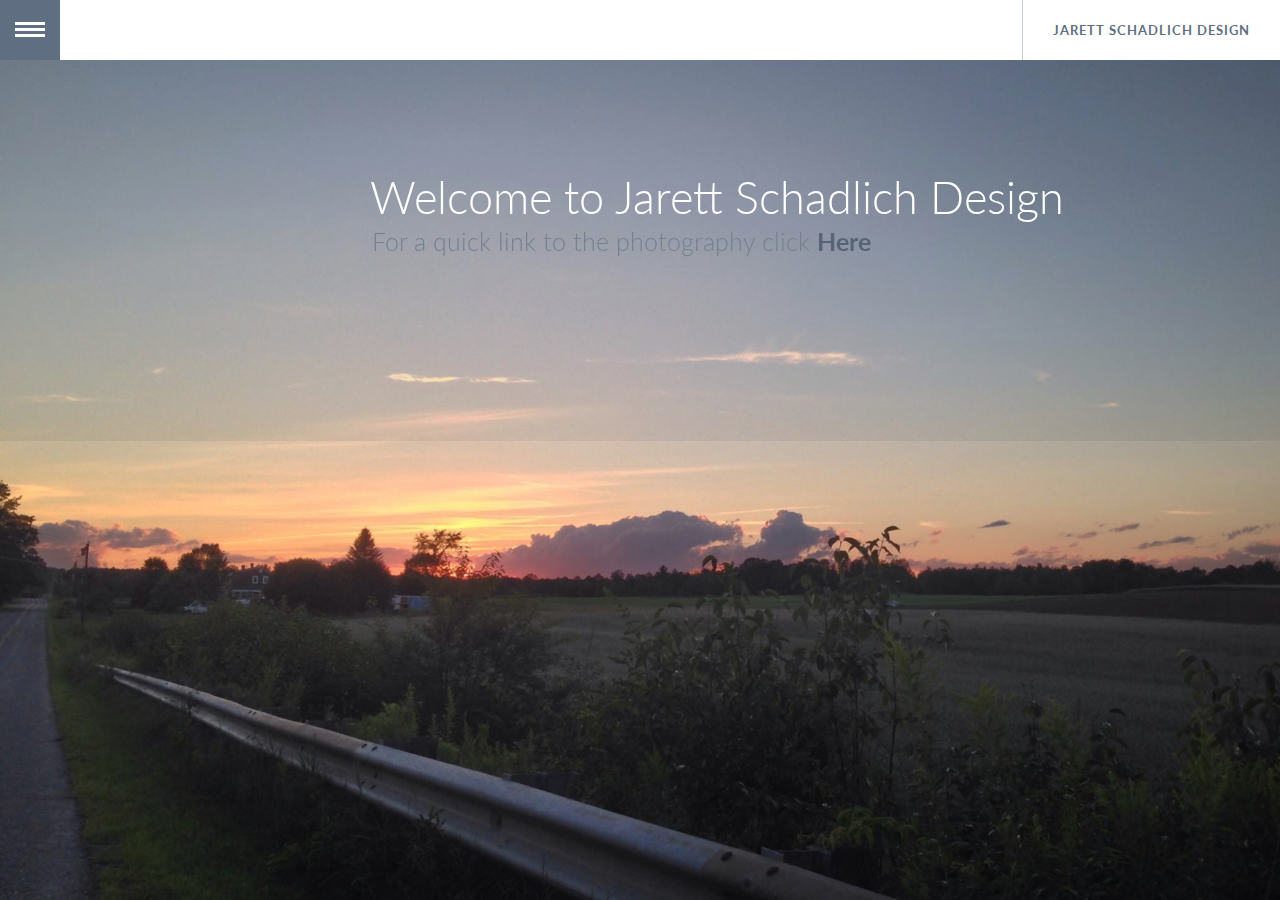
<file: index.html>
<!doctype html>
<html>
<head>
	<meta charset="utf-8">
	<meta http-equiv="X-UA-Compatible" content="IE=edge,chrome=1">
	<meta name="viewport" content="width=device-width">

	<link rel="shortcut icon" href="./static/favicon.ico"> 
	<link rel="stylesheet" href="./static/css/style.css">
	<link rel="stylesheet"  href="./static/css/normalize.css" />
	<link rel="stylesheet"  href="./static/css/demo.css" />
	<link rel="stylesheet"  href="./static/css/component.css" />
	<link rel="stylesheet"  href="./static/css/component1.css" />
	<link rel="stylesheet"  href="./static/css/bio-style.css" />
	<link rel="stylesheet" href="./static/css/component3.css" />
	<link rel="stylesheet" href="./static/css/style2.css" />
		<script src="./static/js/snap.svg-min.js"></script>
	<script src="./static/js/modernizr.custom.js"></script>
	
	<title>Welcome</title>
	

</head>
<body>
	<ul id="gn-menu" class="gn-menu-main">
				<li class="gn-trigger">
					<a class="gn-icon gn-icon-menu"><span>Menu</span></a>
					<nav class="gn-menu-wrapper">
						<div class="gn-scroller">
							<ul class="gn-menu">
								<li class="gn-search-item">
									<form id="frmSearch" class="search2" method="get" action="index.html" />
									<input placeholder="Search" type="search" class="gn-search">
									<a class="gn-icon gn-icon-search"><span>Search</span></a>
									<script type="text/javascript">
										document.getElementById('frmSearch').onsubmit = function() {
										window.location = 'http://www.google.com/search?q=site:yoursitename.com ' + document.getElementById('txtSearch').value;
										return false;
										}
										</script>
								</li>
								<li><a href="bio.html" class="gn-icon gn-icon-download">Bio</a></li>
								<li><a href="photography.html" class="gn-icon gn-icon-download">Photography</a></li>
								<li><a href="artwork.html" class="gn-icon gn-icon-download">Artwork</a></li>
								<li><a href="work.html" class="gn-icon gn-icon-download">Work</a></li>
								
								<!--<li><a href="contact.html" class="gn-icon gn-icon-download">Contact</a></li>-->
							</ul>
						</div><!-- /gn-scroller -->
					</nav>
				</li>
				<li><a href="index.html">Jarett Schadlich Design</a></li>
				<!--<li><a class="codrops-icon codrops-icon-prev" href="http://tympanus.net/Development/HeaderEffects/"><span>Previous Demo</span></a></li>
				<li><a class="codrops-icon codrops-icon-drop" href="http://tympanus.net/codrops/?p=16030"><span>Back to the Codrops Article</span></a></li>-->
			</ul>
	
<div class="container">
			<div class="main">
				<ul id="cbp-bislideshow" class="cbp-bislideshow">
					<li><img src="static/images/1.jpg" alt="image01"/></li>
					<li><img src="static/images/2.jpg" alt="image02"/></li>
					<li><img src="static/images/3.JPG" alt="image03"/></li>
					<li><img src="static/images/4.jpg" alt="image04"/></li>
					<li><img src="static/images/5.JPG" alt="image05"/></li>
					<li><img src="static/images/6.JPG" alt="image06"/></li>
				</ul>
				
			</div>
			<header>
				<h1>Welcome to Jarett Schadlich Design <span>For a quick link to the photography click <a href="photography.html">Here</a> </span></h1>	
			</header> 
		</div><!-- /container -->


	
	<script src="//ajax.googleapis.com/ajax/libs/jquery/1.7.1/jquery.min.js"></script>
	<script src="./static/js/main.js"></script>
	<script src="./static/js/classie.js"></script>
	<script src="./static/js/gnmenu.js"></script>
	<script src="./static/js/jquery.imagesloaded.min.js"></script>
	<script src="./static/js/cbpBGSlideshow.min.js"></script>
		<script>
			$(function() {
				cbpBGSlideshow.init();
			});
		</script>
		<script>
			new gnMenu( document.getElementById( 'gn-menu' ) );
		</script>
	<script>
  (function(i,s,o,g,r,a,m){i['GoogleAnalyticsObject']=r;i[r]=i[r]||function(){
  (i[r].q=i[r].q||[]).push(arguments)},i[r].l=1*new Date();a=s.createElement(o),
  m=s.getElementsByTagName(o)[0];a.async=1;a.src=g;m.parentNode.insertBefore(a,m)
  })(window,document,'script','//www.google-analytics.com/analytics.js','ga');

  ga('create', 'UA-32182454-1', 'auto');
  ga('send', 'pageview');

</script>
</body>
</html>
</file>
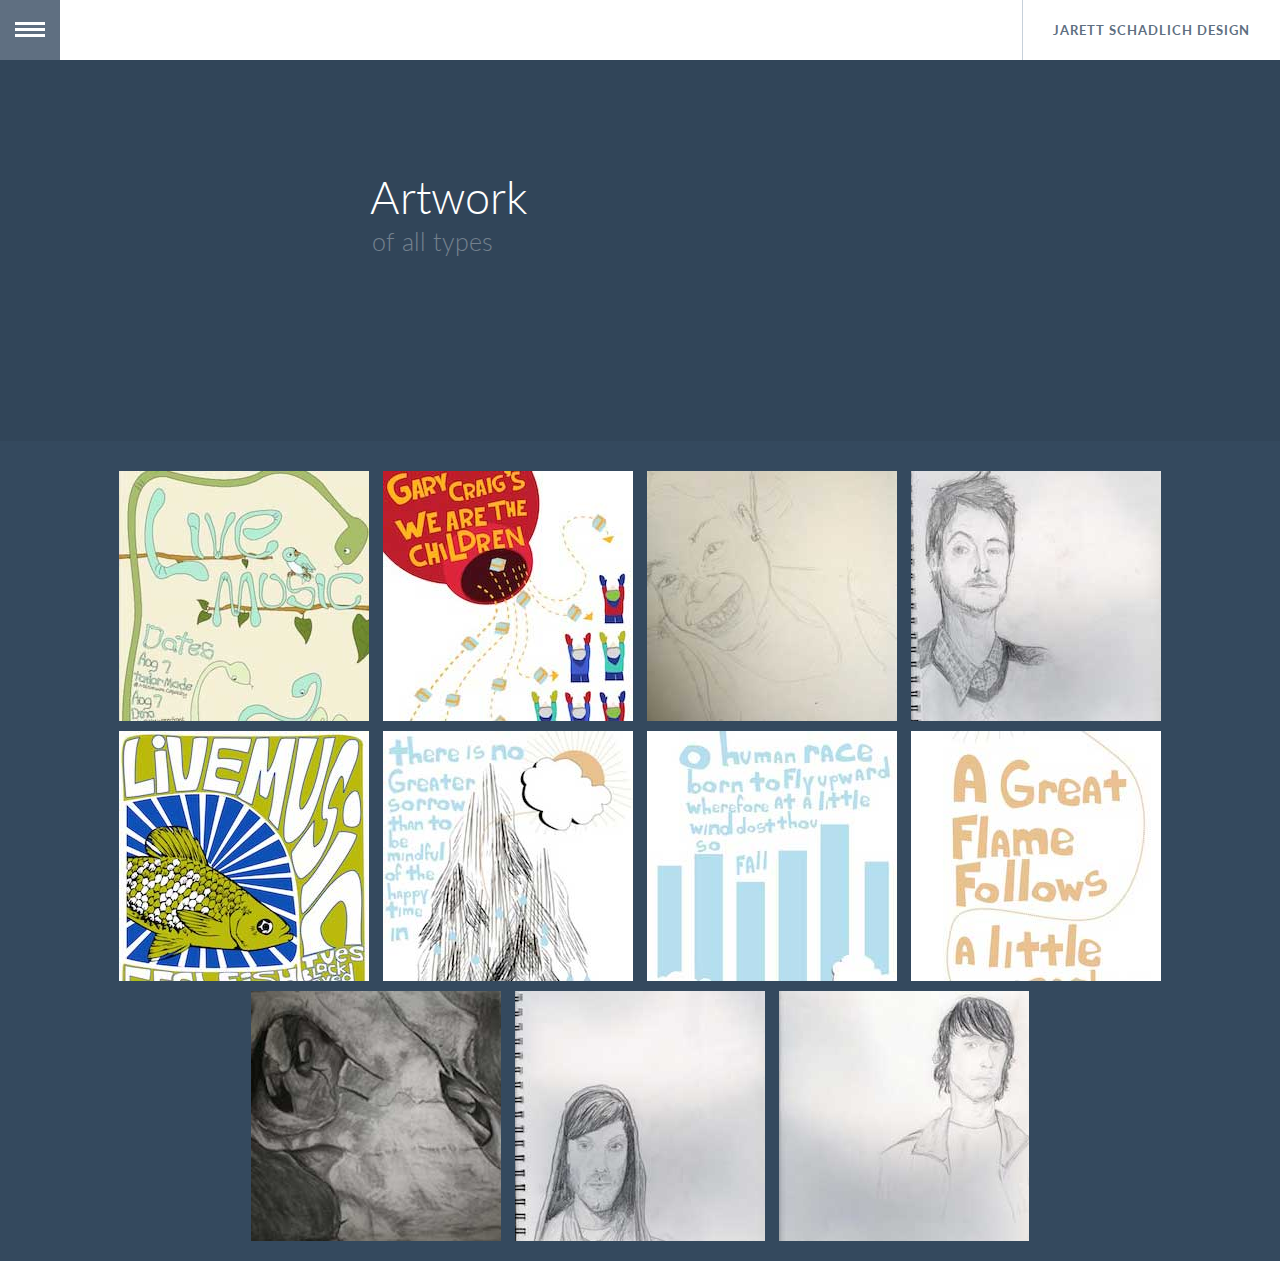
<file: artwork.html>
<!DOCTYPE html>
<html lang="en">
	<head>
		<meta charset="UTF-8" />
		<meta http-equiv="X-UA-Compatible" content="IE=edge,chrome=1"> 
		<meta name="viewport" content="width=device-width, initial-scale=1.0"> 
		<title>Artwork | JarettSchadlich.com</title>
		<meta name="description" content="Jarett Schadlich artwork portfolio" />
		<meta name="keywords" content="artwork,drawing,design, portfolio" />
		<meta name="author" content="Jarettschadlich.com" />
		<link rel="shortcut icon" href="../favicon.ico"> 
		<link rel="stylesheet" href="./static/css/style.css">
		<link rel="stylesheet"  href="./static/css/normalize.css" />
		<link rel="stylesheet"  href="./static/css/demo.css" />
		<link rel="stylesheet"  href="./static/css/component.css" />
		<link rel="stylesheet"  href="./static/css/component1.css" />
		<link rel="stylesheet"  href="./static/css/bio-style.css" />
		<link rel="stylesheet" href="./static/css/component3.css" />
		<link rel="stylesheet" href="./static/css/style2.css" />
		<!--<link rel="stylesheet" type="text/css" href="./static/css/default.css" />-->
		<link rel="stylesheet" type="text/css" href="./static/css/component5.css" />
		<script src="./static/js/snap.svg-min.js"></script>
		<!--<script src="./static/js/modernizr.custom2.js"></script>-->
		<script src="./static/js/modernizr.custom.js"></script>
	</head>
	<body>
		<ul id="gn-menu" class="gn-menu-main">
				<li class="gn-trigger">
					<a class="gn-icon gn-icon-menu"><span>Menu</span></a>
					<nav class="gn-menu-wrapper">
						<div class="gn-scroller">
							<ul class="gn-menu">
								<li class="gn-search-item">
									<form id="frmSearch" class="search2" method="get" action="index.html" />
									<input placeholder="Search" type="search" class="gn-search">
									<a class="gn-icon gn-icon-search"><span>Search</span></a>
									<script type="text/javascript">
										document.getElementById('frmSearch').onsubmit = function() {
										window.location = 'http://www.google.com/search?q=site:yoursitename.com ' + document.getElementById('txtSearch').value;
										return false;
										}
										</script>
								</li>
								<li><a href="bio.html" class="gn-icon gn-icon-download">Bio</a></li>
								<li><a href="photography.html" class="gn-icon gn-icon-download">Photography</a></li>
								<li><a href="artwork.html" class="gn-icon gn-icon-download">Artwork</a></li>
								<li><a href="work.html" class="gn-icon gn-icon-download">Work</a></li>
								
								<!--<li><a href="contact.html" class="gn-icon gn-icon-download">Contact</a></li>-->
							</ul>
						</div><!-- /gn-scroller -->
					</nav>
				</li>
				<li><a href="index.html">Jarett Schadlich Design</a></li>
				<!--<li><a class="codrops-icon codrops-icon-prev" href="http://tympanus.net/Development/HeaderEffects/"><span>Previous Demo</span></a></li>
				<li><a class="codrops-icon codrops-icon-drop" href="http://tympanus.net/codrops/?p=16030"><span>Back to the Codrops Article</span></a></li>-->
			</ul>
		<div class="container">	
			<!-- Codrops top bar -->
			<!--/ Codrops top bar -->
			<header class="clearfix">
				<h1>Artwork <span>of all types</span></h1>	
			</header>
			<div class="main">
				<ul id="og-grid" class="og-grid">
					<li>
						<a href="#" data-largesrc="static/img/artwork/1.jpg" data-title="Live Music 9 " data-description="Digital Poster Design representing Mega Mustache Records 2009 - Adobe Illustrator">
							<img src="static/img/artwork/thumbs/1.jpg" alt="img01"/>
						</a>
					</li>
					<li>
						<a href="#" data-largesrc="static/img/artwork/2.jpg" data-title="We are the Children" data-description="Digital Poster Design representing Gary Craig's we are the children 2009 - Adobe Illustrator">
							<img src="static/img/artwork/thumbs/2.jpg" alt="img02"/>
						</a>
					</li>
					<li>
						<a href="#" data-largesrc="static/img/artwork/3.jpg" data-title="Smile" data-description="Pencil - 2009">
							<img src="static/img/artwork/thumbs/3.jpg" alt="img03"/>
						</a>
					</li>
					<li>
						<a href="#" data-largesrc="static/img/artwork/4.jpg" data-title="Study -1" data-description="Pencil - 2007">
							<img src="static/img/artwork/thumbs/4.jpg" alt="img04"/>
						</a>
					</li>
					<li>
						<a href="#" data-largesrc="static/img/artwork/5.jpg" data-title="Live Music 11" data-description="Digital Poster Design representing Black Eyed Sally's blues bar 2010 - Adobe Illustrator">
							<img src="static/img/artwork/thumbs/5.jpg" alt="img05"/>
						</a>
					</li>
					<li>
						<a href="#" data-largesrc="static/img/artwork/6.jpg" data-title="Dante's Inferno #1" data-description="Digital design study 3 part 2010 - Adobe Illustrator">
							<img src="static/img/artwork/thumbs/6.jpg" alt="img06"/>
						</a>
					</li>
					<li>
						<a href="#" data-largesrc="static/img/artwork/7.jpg" data-title="Dante's Inferno #2" data-description="Digital design study 3 part 2010 - Adobe Illustrator">
							<img src="static/img/artwork/thumbs/7.jpg" alt="img07"/>
						</a>
					</li>
					<li>
						<a href="#" data-largesrc="static/img/artwork/8.jpg" data-title="Dante's Inferno #3" data-description="Digital design study 3 part 2010 - Adobe Illustrator">
							<img src="static/img/artwork/thumbs/8.jpg" alt="img08"/>
						</a>
					</li>
					<li>
						<a href="#" data-largesrc="static/img/artwork/9.jpg" data-title="Cow Skull" data-description="Charcoal on paper 1999 ">
							<img src="static/img/artwork/thumbs/9.jpg" alt="img09"/>
						</a>
					</li>
					<li>
						<a href="#" data-largesrc="static/img/artwork/10.jpg" data-title="Study -2" data-description="Pencil - 2007">
							<img src="static/img/artwork/thumbs/10.jpg" alt="img10"/>
						</a>
					</li>
					<li>
						<a href="#" data-largesrc="static/img/artwork/11.jpg" data-title="Study -3" data-description="Pencil - 2007">
							<img src="static/img/artwork/thumbs/11.jpg" alt="img11"/>
						</a>
					</li>
				</ul>
				
			</div>
		</div><!-- /container -->
		<script src="https://ajax.googleapis.com/ajax/libs/jquery/1.9.1/jquery.min.js"></script>
		<script src="./static/js/grid.js"></script>
		<script src="./static/js/main.js"></script>
		<script src="./static/js/classie.js"></script>
		<script src="./static/js/gnmenu.js"></script>
		<script src="./static/js/jquery.imagesloaded.min.js"></script>
		<script>
			$(function() {
				Grid.init();
			});
		</script>
		<script>
			new gnMenu( document.getElementById( 'gn-menu' ) );
		</script>
	<script>
  (function(i,s,o,g,r,a,m){i['GoogleAnalyticsObject']=r;i[r]=i[r]||function(){
  (i[r].q=i[r].q||[]).push(arguments)},i[r].l=1*new Date();a=s.createElement(o),
  m=s.getElementsByTagName(o)[0];a.async=1;a.src=g;m.parentNode.insertBefore(a,m)
  })(window,document,'script','//www.google-analytics.com/analytics.js','ga');

  ga('create', 'UA-32182454-1', 'auto');
  ga('send', 'pageview');

</script>
	</body>
</html>
</file>
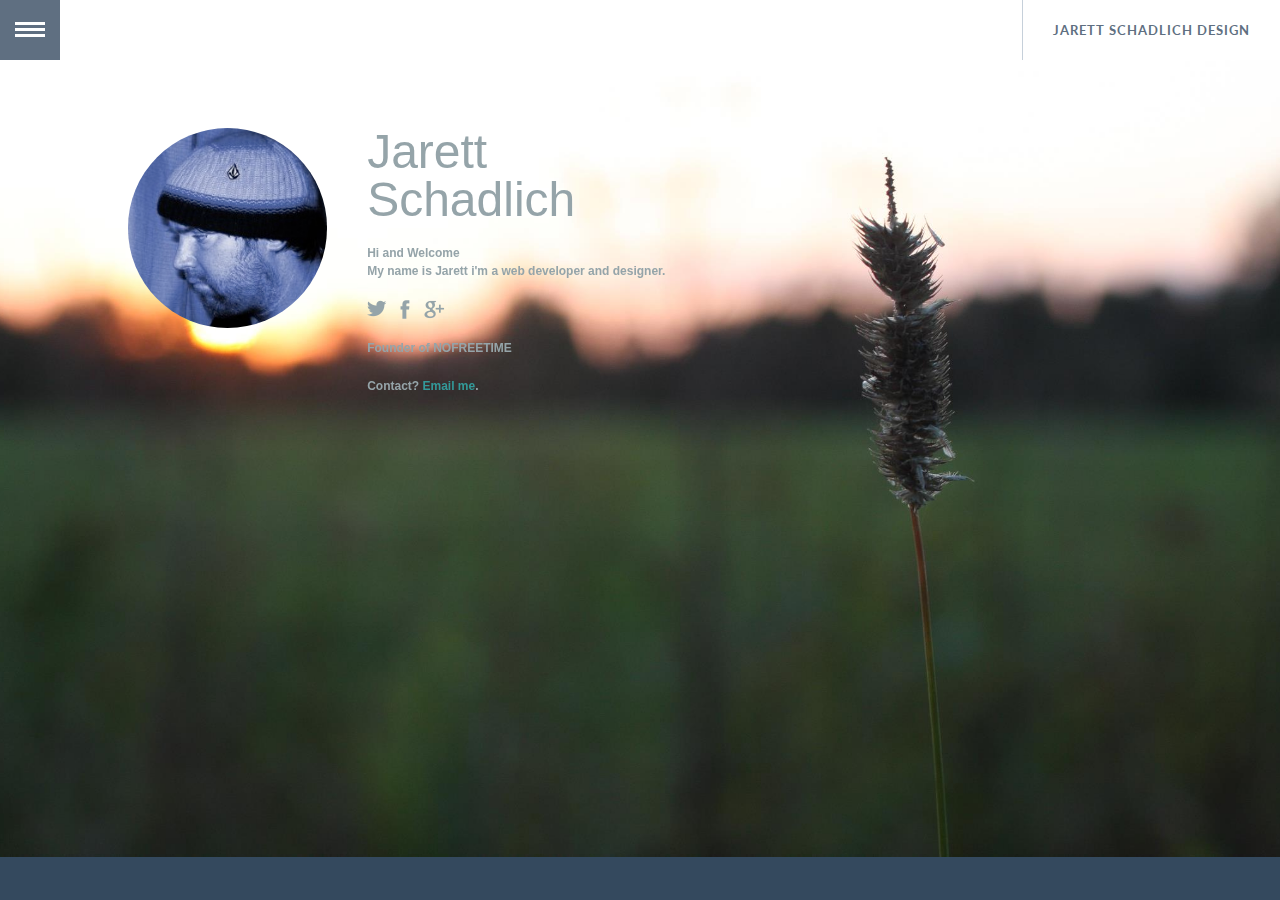
<file: bio.html>
<!doctype html>
<html>
<head>
	<meta charset="utf-8">
	<meta http-equiv="X-UA-Compatible" content="IE=edge,chrome=1">
	<meta name="viewport" content="width=device-width">

	<link rel="shortcut icon" href="./static/favicon.ico"> 
	<link rel="stylesheet" href="./static/css/style.css">
	<link rel="stylesheet"  href="./static/css/normalize.css" />
	<link rel="stylesheet"  href="./static/css/demo.css" />
	<link rel="stylesheet"  href="./static/css/component.css" />
	<link rel="stylesheet"  href="./static/css/component1.css" />
	<link rel="stylesheet"  href="./static/css/bio-style.css" />
	<link rel="stylesheet" href="./static/css/component3.css" />
	<link rel="stylesheet" href="./static/css/style2.css" />
		<script src="./static/js/snap.svg-min.js"></script>
	<script src="./static/js/modernizr.custom.js"></script>
	
	<title>Welcome</title>
	

</head>
<body>
	<ul id="gn-menu" class="gn-menu-main">
				<li class="gn-trigger">
					<a class="gn-icon gn-icon-menu"><span>Menu</span></a>
					<nav class="gn-menu-wrapper">
						<div class="gn-scroller">
							<ul class="gn-menu">
								<li class="gn-search-item">
									<form id="frmSearch" class="search2" method="get" action="index.html" />
									<input placeholder="Search" type="search" class="gn-search">
									<a class="gn-icon gn-icon-search"><span>Search</span></a>
									<script type="text/javascript">
										document.getElementById('frmSearch').onsubmit = function() {
										window.location = 'http://www.google.com/search?q=site:yoursitename.com ' + document.getElementById('txtSearch').value;
										return false;
										}
										</script>
								</li>
								<li><a href="bio.html" class="gn-icon gn-icon-download">Bio</a></li>
								<li><a href="photography.html" class="gn-icon gn-icon-download">Photography</a></li>
								<li><a href="artwork.html" class="gn-icon gn-icon-download">Artwork</a></li>
								<li><a href="work.html" class="gn-icon gn-icon-download">Work</a></li>
								
								<!--<li><a href="contact.html" class="gn-icon gn-icon-download">Contact</a></li>-->
							</ul>
						</div><!-- /gn-scroller -->
					</nav>
				</li>
				<li><a href="index.html">Jarett Schadlich Design</a></li>
				<!--<li><a class="codrops-icon codrops-icon-prev" href="http://tympanus.net/Development/HeaderEffects/"><span>Previous Demo</span></a></li>
				<li><a class="codrops-icon codrops-icon-drop" href="http://tympanus.net/codrops/?p=16030"><span>Back to the Codrops Article</span></a></li>-->
			</ul>
	
<div class="main">
				<ul id="cbp-bislideshow" class="cbp-bislideshow">
					<li><img src="../static/images/4.jpg" alt="image04"/></li>
				</ul>
				
			</div>
	<div class="body">		
		<div class="animated bounceInDown">
		<div class="avatar">
			<img src="../static/img/avatar.jpg" alt="Avatar">
		</div>

		<div class="content1">
			<h1 class="title">Jarett<br>Schadlich</h1>

			<p>
				Hi and Welcome<br>
				My name is Jarett i'm a web developer and designer.
			</p>

			<ul class="social-icons">
				<li><a class="twitter" href="https://twitter.com/schady4" title="Twitter">Twitter</a></li>
				<li><a class="facebook" href="http://www.facebook.com/jarett.schadlich" title="Facebook">Facebook</a></li>
				<li><a class="googleplus" href="https://plus.google.com/u/0/106728722092076015748/posts/p/pub" title="Google+">Google+</a></li>
				
			</ul>

			<p>
				Founder of NOFREETIME<br>
				
			</p>

			<p>Contact? <a href="mailto:schady4@gmail.com">Email me</a>.</p>
		</div>
		</div> 
		</div>
		<!-- /container -->


	
	<script src="//ajax.googleapis.com/ajax/libs/jquery/1.7.1/jquery.min.js"></script>
	<script src="./static/js/main.js"></script>
	<script src="./static/js/classie.js"></script>
	<script src="./static/js/gnmenu.js"></script>
	<script src="./static/js/jquery.imagesloaded.min.js"></script>
	<script src="./static/js/cbpBGSlideshow.min.js"></script>
		<script>
			$(function() {
				cbpBGSlideshow.init();
			});
		</script>
		<script>
			new gnMenu( document.getElementById( 'gn-menu' ) );
		</script>
	<script>
  (function(i,s,o,g,r,a,m){i['GoogleAnalyticsObject']=r;i[r]=i[r]||function(){
  (i[r].q=i[r].q||[]).push(arguments)},i[r].l=1*new Date();a=s.createElement(o),
  m=s.getElementsByTagName(o)[0];a.async=1;a.src=g;m.parentNode.insertBefore(a,m)
  })(window,document,'script','//www.google-analytics.com/analytics.js','ga');

  ga('create', 'UA-32182454-1', 'auto');
  ga('send', 'pageview');

</script>
</body>
</html>
</file>
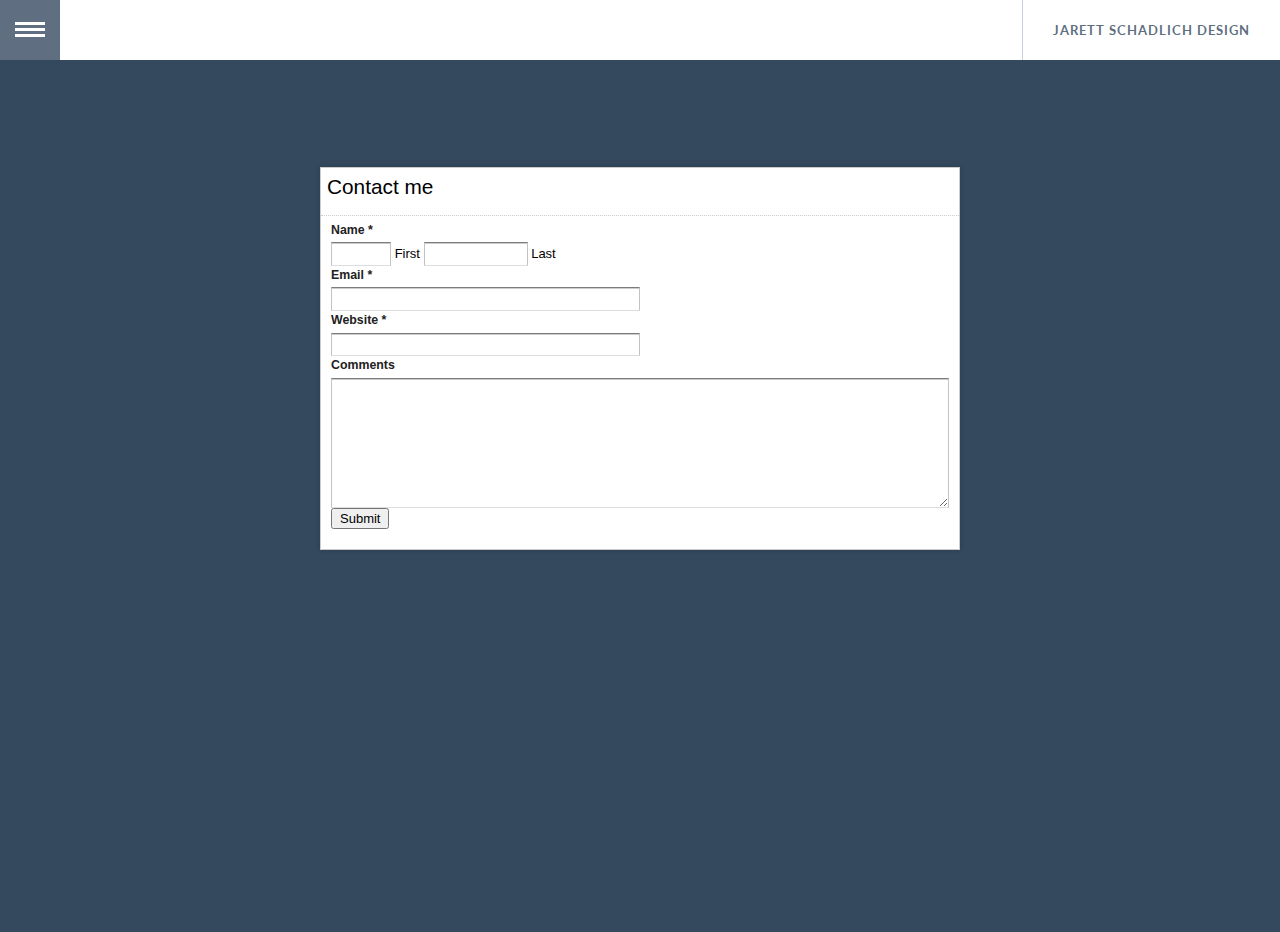
<file: contact.html>
<!doctype html>
<html>
<head>
	<meta charset="utf-8">
	<meta http-equiv="X-UA-Compatible" content="IE=edge,chrome=1">
	<meta name="viewport" content="width=device-width">

	<link rel="shortcut icon" href="./static/favicon.ico"> 
	<link rel="stylesheet" href="./static/css/style.css">
	<link rel="stylesheet"  href="./static/css/normalize.css" />
	<link rel="stylesheet"  href="./static/css/demo.css" />
	<link rel="stylesheet"  href="./static/css/component.css" />
	<link rel="stylesheet"  href="./static/css/component1.css" />
	<link rel="stylesheet"  href="./static/css/bio-style.css" />
	<link rel="stylesheet" href="./static/css/component3.css" />
	<link rel="stylesheet" href="./static/css/style2.css" />
        <link href="./static/css/form.css" rel="stylesheet">
        <link href="./static/css/structure.css" rel="stylesheet">


		<script src="./static/js/snap.svg-min.js"></script>
	<script src="./static/js/modernizr.custom.js"></script>

	<script src="./static/js/wufoo.js"></script>
	<title>Welcome</title>
	

</head>
<body style="height:900px">
	<ul id="gn-menu" class="gn-menu-main">
				<li class="gn-trigger">
					<a class="gn-icon gn-icon-menu"><span>Menu</span></a>
					<nav class="gn-menu-wrapper">
						<div class="gn-scroller">
							<ul class="gn-menu">
								<li class="gn-search-item">
									<form id="frmSearch" class="search2" method="get" action="index.html" />
									<input placeholder="Search" type="search" class="gn-search">
									<a class="gn-icon gn-icon-search"><span>Search</span></a>
									<script type="text/javascript">
										document.getElementById('frmSearch').onsubmit = function() {
										window.location = 'http://www.google.com/search?q=site:yoursitename.com ' + document.getElementById('txtSearch').value;
										return false;
										}
										</script>
								</li>
								<li><a href="bio.html" class="gn-icon gn-icon-download">Bio</a></li>
								<li><a href="photography.html" class="gn-icon gn-icon-download">Photography</a></li>
								<li><a href="artwork.html" class="gn-icon gn-icon-download">Artwork</a></li>
								<li><a href="work.html" class="gn-icon gn-icon-download">Work</a></li>
								
								<li><a href="contact.php" class="gn-icon gn-icon-download">Contact</a></li>
							</ul>
						</div><!-- /gn-scroller -->
					</nav>
				</li>
				<li><a href="index.html">Jarett Schadlich Design</a></li>
				<!--<li><a class="codrops-icon codrops-icon-prev" href="http://tympanus.net/Development/HeaderEffects/"><span>Previous Demo</span></a></li>
				<li><a class="codrops-icon codrops-icon-drop" href="http://tympanus.net/codrops/?p=16030"><span>Back to the Codrops Article</span></a></li>-->
			</ul>
	
<div id="container" class="ltr" style="position: relative;top: 150px;">



<form id="form1" name="form1" class="wufoo leftLabel page" accept-charset="UTF-8" autocomplete="off" enctype="multipart/form-data" method="post" novalidate
      action="https://schady4.wufoo.com/forms/zcivwuv06bv8f0/#public">
  
<header id="header" class="info" style="padding-top: 10px;padding-left: 6px;">
<h2>Contact me</h2>

</header>

<ul style="padding-left: 10px;padding-right: 10px;">

<li id="foli1" class="notranslate      ">
<label class="desc" id="title1" for="Field1">
Name
<span id="req_1" class="req">*</span>
</label>
<span>
<input id="Field1" name="Field1" type="text" class="field text fn" value="" size="8" tabindex="1" required />
<label for="Field1">First</label>
</span>
<span>
<input id="Field2" name="Field2" type="text" class="field text ln" value="" size="14" tabindex="2" required />
<label for="Field2">Last</label>
</span>
</li>
<li id="foli3" class="notranslate      ">
<label class="desc" id="title3" for="Field3">
Email
<span id="req_3" class="req">*</span>
</label>
<div>
<input id="Field3" name="Field3" type="email" spellcheck="false" class="field text medium" value="" maxlength="255" tabindex="3" required />
</div>
</li>
<li id="foli4" class="notranslate       ">
<label class="desc" id="title4" for="Field4">
Website
<span id="req_4" class="req">*</span>
</label>
<div>
<input id="Field4" name="Field4" type="url" class="field text medium" value="" maxlength="255" tabindex="4" required />
</div>
</li>
<li id="foli207"
class="notranslate      "><label class="desc" id="title207" for="Field207">
Comments
</label>

<div>
<textarea id="Field207"
name="Field207"
class="field textarea medium"
spellcheck="true"
rows="10" cols="50"

tabindex="5"
onkeyup=""
 ></textarea>

</div>
</li> <li class="buttons ">
<div>

                    <input id="saveForm" name="saveForm" class="btTxt submit" 
    type="submit" value="Submit"
 /></div>
</li>

<li class="hide">
<label for="comment">Do Not Fill This Out</label>
<textarea name="comment" id="comment" rows="1" cols="1"></textarea>
<input type="hidden" id="idstamp" name="idstamp" value="9yEDns461qtJaKKCaGTjGz7Pq62Ns7BmhvgSRQ1XQAI=" />
</li>
</ul>
</form> 

</div><!--container-->


	
	<script src="//ajax.googleapis.com/ajax/libs/jquery/1.7.1/jquery.min.js"></script>
	<script src="./static/js/main.js"></script>
	<script src="./static/js/classie.js"></script>
	<script src="./static/js/gnmenu.js"></script>
	<script src="./static/js/jquery.imagesloaded.min.js"></script>
	<script src="./static/js/cbpBGSlideshow.min.js"></script>
		<script>
			$(function() {
				cbpBGSlideshow.init();
			});
		</script>
		<script>
			new gnMenu( document.getElementById( 'gn-menu' ) );
		</script>
	<script>
  (function(i,s,o,g,r,a,m){i['GoogleAnalyticsObject']=r;i[r]=i[r]||function(){
  (i[r].q=i[r].q||[]).push(arguments)},i[r].l=1*new Date();a=s.createElement(o),
  m=s.getElementsByTagName(o)[0];a.async=1;a.src=g;m.parentNode.insertBefore(a,m)
  })(window,document,'script','//www.google-analytics.com/analytics.js','ga');

  ga('create', 'UA-32182454-1', 'auto');
  ga('send', 'pageview');

</script>
</body>
</html>
</file>
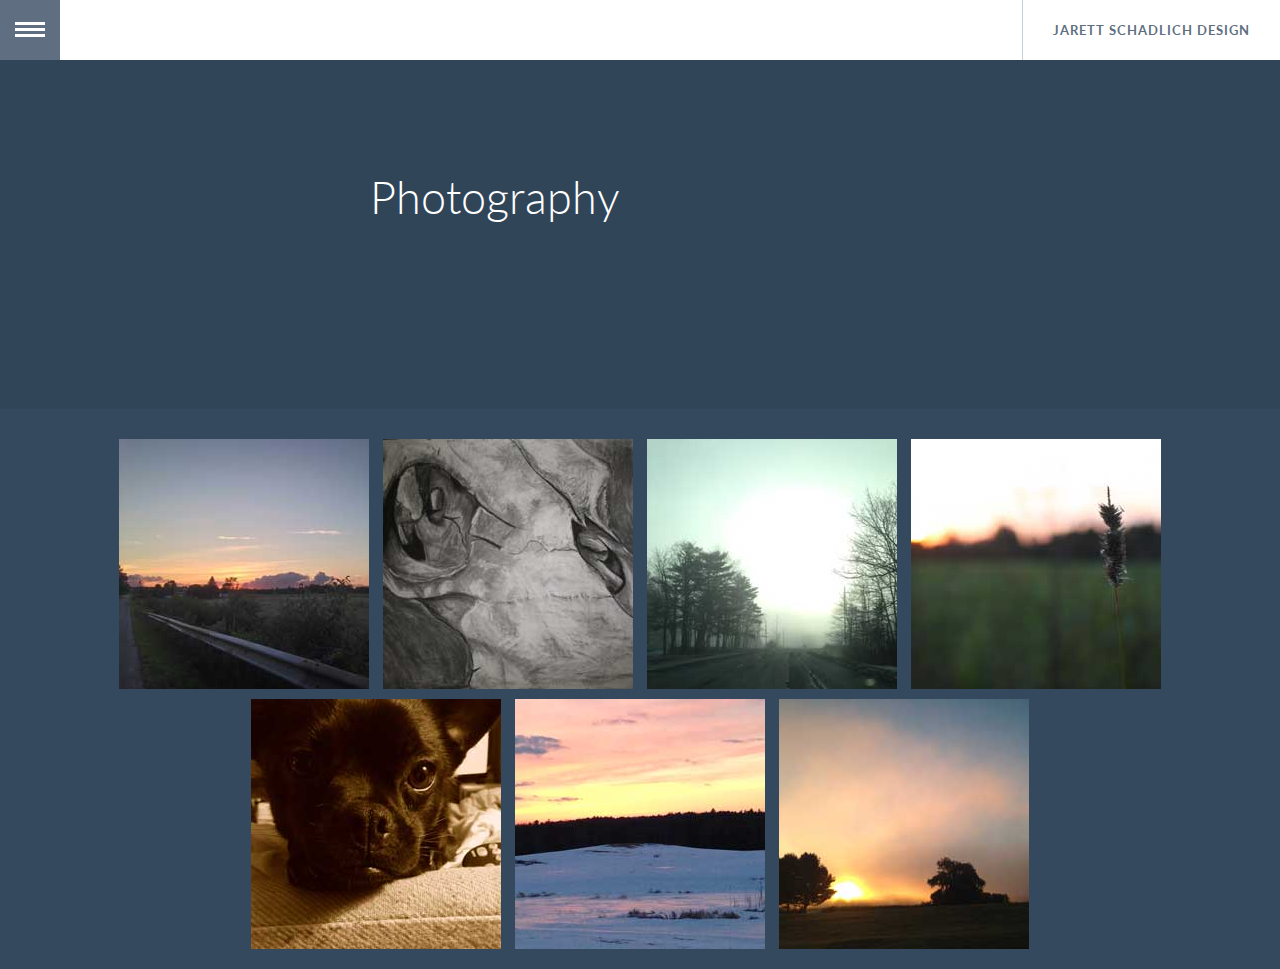
<file: photography.html>
<!DOCTYPE html>
<html lang="en">
	<head>
		<meta charset="UTF-8" />
		<meta http-equiv="X-UA-Compatible" content="IE=edge,chrome=1"> 
		<meta name="viewport" content="width=device-width, initial-scale=1.0"> 
		<title>Photography | Jarettschadlich.com</title>
		<meta name="description" content="Photography portfolio" />
		<meta name="keywords" content="photography, portfolio" />
		<meta name="author" content="jarettschadlich.com" />
		<link rel="shortcut icon" href="../favicon.ico"> 
		<link rel="stylesheet" href="./static/css/style.css">
		<link rel="stylesheet"  href="./static/css/normalize.css" />
		<link rel="stylesheet"  href="./static/css/demo.css" />
		<link rel="stylesheet"  href="./static/css/component.css" />
		<link rel="stylesheet"  href="./static/css/component1.css" />
		<link rel="stylesheet"  href="./static/css/bio-style.css" />
		<link rel="stylesheet" href="./static/css/component3.css" />
		<link rel="stylesheet" href="./static/css/style2.css" />
		<!--<link rel="stylesheet" type="text/css" href="./static/css/default.css" />-->
		<link rel="stylesheet" type="text/css" href="./static/css/component5.css" />
		<script src="./static/js/snap.svg-min.js"></script>
		<!--<script src="./static/js/modernizr.custom2.js"></script>-->
		<script src="./static/js/modernizr.custom.js"></script>
	</head>
	<body>
		<ul id="gn-menu" class="gn-menu-main">
				<li class="gn-trigger">
					<a class="gn-icon gn-icon-menu"><span>Menu</span></a>
					<nav class="gn-menu-wrapper">
						<div class="gn-scroller">
							<ul class="gn-menu">
								<li class="gn-search-item">
									<form id="frmSearch" class="search2" method="get" action="index.html" />
									<input placeholder="Search" type="search" class="gn-search">
									<a class="gn-icon gn-icon-search"><span>Search</span></a>
									<script type="text/javascript">
										document.getElementById('frmSearch').onsubmit = function() {
										window.location = 'http://www.google.com/search?q=site:yoursitename.com ' + document.getElementById('txtSearch').value;
										return false;
										}
										</script>								</li>
								<li><a href="bio.html" class="gn-icon gn-icon-download">Bio</a></li>
								<li><a href="photography.html" class="gn-icon gn-icon-download">Photography</a></li>
								<li><a href="artwork.html" class="gn-icon gn-icon-download">Artwork</a></li>
								<li><a href="work.html" class="gn-icon gn-icon-download">Work</a></li>
								
								<!--<li><a href="contact.html" class="gn-icon gn-icon-download">Contact</a></li>-->
							</ul>
						</div><!-- /gn-scroller -->
					</nav>
				</li>
				<li><a href="index.html">Jarett Schadlich Design</a></li>
				<!--<li><a class="codrops-icon codrops-icon-prev" href="http://tympanus.net/Development/HeaderEffects/"><span>Previous Demo</span></a></li>
				<li><a class="codrops-icon codrops-icon-drop" href="http://tympanus.net/codrops/?p=16030"><span>Back to the Codrops Article</span></a></li>-->
			</ul>
		<div class="container">	
			<!-- Codrops top bar -->
			<!--/ Codrops top bar -->
			<header class="clearfix">
				<h1>Photography <span></span></h1>	
			</header>
			<div class="main">
				<ul id="og-grid" class="og-grid">
					<li>
						<a href="#" data-largesrc="static/images/1.jpg" data-title="Sidney" data-description="Sunset at the end of Summer in Sidney Maine 2013">
							<img src="static/images/thumbs/1.jpg" alt="img01"/>
						</a>
					</li>
					<li>
						<a href="#" data-largesrc="static/images/2.jpg" data-title="Cow Skull" data-description="Cow Skull Drawing in Charcoal 2002">
							<img src="static/images/thumbs/2.jpg" alt="img02"/>
						</a>
					</li>
					<li>
						<a href="#" data-largesrc="static/images/3.JPG" data-title="Morning Fog" data-description="Morning Fog - rt 17 East Maine 2013">
							<img src="static/images/thumbs/3.jpg" alt="img03"/>
						</a>
					</li>
					<li>
						<a href="#" data-largesrc="static/images/4.jpg" data-title="Plains Rd." data-description="Readfield Maine - Plains Rd. 2012">
							<img src="static/images/thumbs/4.jpg" alt="img01"/>
						</a>
					</li>
					<li>
						<a href="#" data-largesrc="static/images/5.JPG" data-title="Shelby" data-description="Being Herself 2014">
							<img src="static/images/thumbs/5.jpg" alt="img02"/>
						</a>
					</li>
					<li>
						<a href="#" data-largesrc="static/images/6.JPG" data-title="Williams Rd." data-description="Middle of Winter - Williams Rd. Sabbatus Maine 2013">
							<img src="static/images/thumbs/6.jpg" alt="img03"/>
						</a>
					</li>
					<li>
						<a href="#" data-largesrc="static/images/8.JPG" data-title="Morning Fog #2." data-description="Waterville,  Maine Field 2014">
							<img src="static/images/thumbs/8.jpg" alt="img03"/>
						</a>
					</li>
					
				</ul>
				
			</div>
		</div><!-- /container -->
		<script src="https://ajax.googleapis.com/ajax/libs/jquery/1.9.1/jquery.min.js"></script>
		<script src="./static/js/grid.js"></script>
		<script src="./static/js/main.js"></script>
		<script src="./static/js/classie.js"></script>
		<script src="./static/js/gnmenu.js"></script>
		<script src="./static/js/jquery.imagesloaded.min.js"></script>
		<script>
			$(function() {
				Grid.init();
			});
		</script>
		<script>
			new gnMenu( document.getElementById( 'gn-menu' ) );
		</script>
	<script>
  (function(i,s,o,g,r,a,m){i['GoogleAnalyticsObject']=r;i[r]=i[r]||function(){
  (i[r].q=i[r].q||[]).push(arguments)},i[r].l=1*new Date();a=s.createElement(o),
  m=s.getElementsByTagName(o)[0];a.async=1;a.src=g;m.parentNode.insertBefore(a,m)
  })(window,document,'script','//www.google-analytics.com/analytics.js','ga');

  ga('create', 'UA-32182454-1', 'auto');
  ga('send', 'pageview');

</script>
	</body>
</html>
</file>
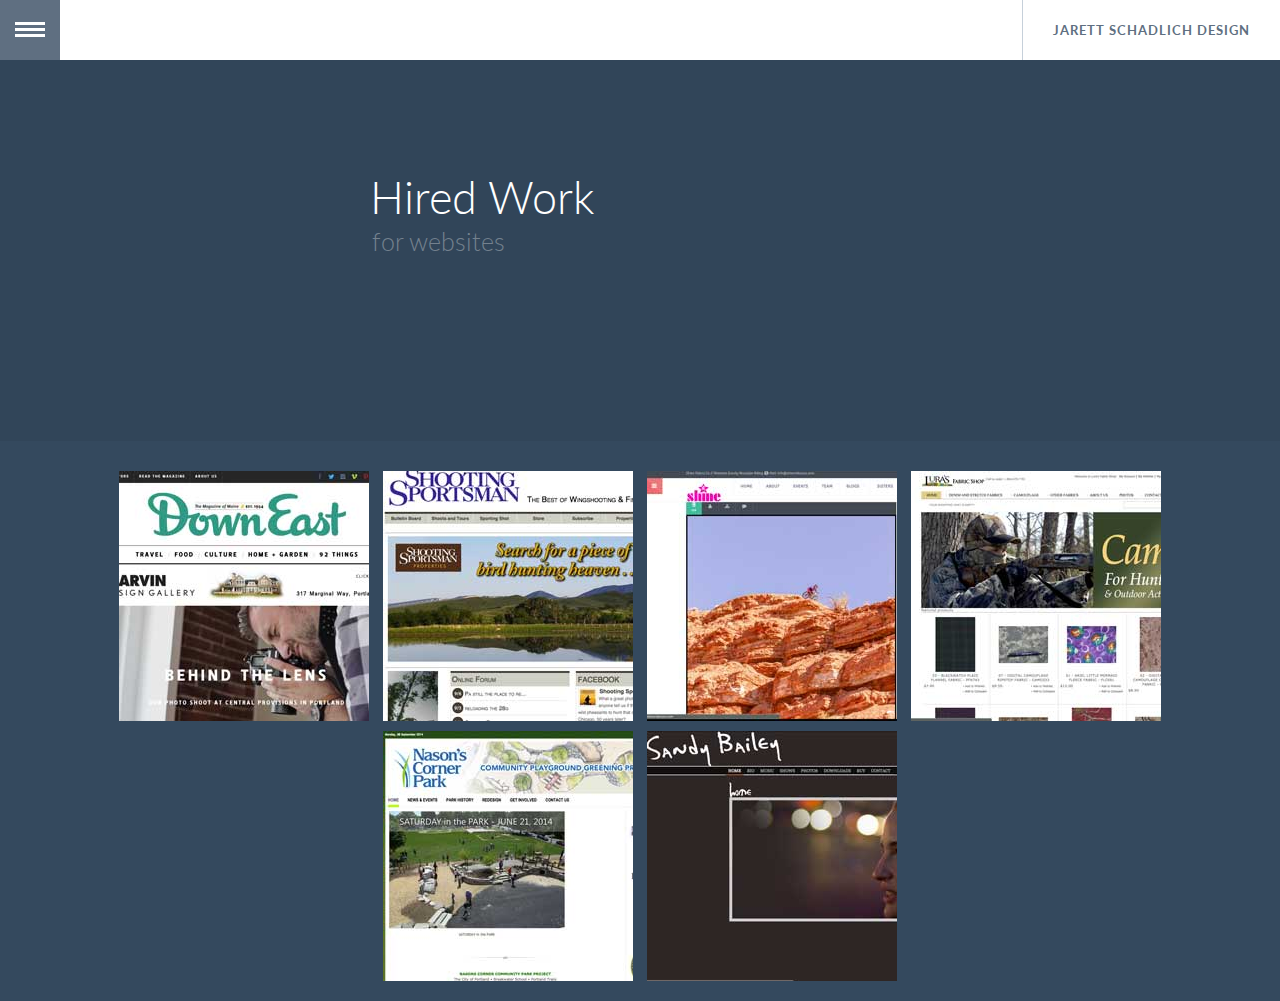
<file: work.html>
<!DOCTYPE html>
<html lang="en">
	<head>
		<meta charset="UTF-8" />
		<meta http-equiv="X-UA-Compatible" content="IE=edge,chrome=1"> 
		<meta name="viewport" content="width=device-width, initial-scale=1.0"> 
		<title>Work | Jarettschadlich.com</title>
		<meta name="description" content="website work portfolio" />
		<meta name="keywords" content="website work, websites, portfolio" />
		<meta name="author" content="jarettschadlich.com" />
		<link rel="shortcut icon" href="../favicon.ico"> 
		<link rel="stylesheet" href="./static/css/style.css">
		<link rel="stylesheet"  href="./static/css/normalize.css" />
		<link rel="stylesheet"  href="./static/css/demo.css" />
		<link rel="stylesheet"  href="./static/css/component.css" />
		<link rel="stylesheet"  href="./static/css/component1.css" />
		<link rel="stylesheet"  href="./static/css/bio-style.css" />
		<link rel="stylesheet" href="./static/css/component3.css" />
		<link rel="stylesheet" href="./static/css/style2.css" />
		<!--<link rel="stylesheet" type="text/css" href="./static/css/default.css" />-->
		<link rel="stylesheet" type="text/css" href="./static/css/component5.css" />
		<script src="./static/js/snap.svg-min.js"></script>
		<!--<script src="./static/js/modernizr.custom2.js"></script>-->
		<script src="./static/js/modernizr.custom.js"></script>
	</head>
	<body>
		<ul id="gn-menu" class="gn-menu-main">
				<li class="gn-trigger">
					<a class="gn-icon gn-icon-menu"><span>Menu</span></a>
					<nav class="gn-menu-wrapper">
						<div class="gn-scroller">
							<ul class="gn-menu">
								<li class="gn-search-item">
									<form id="frmSearch" class="search2" method="get" action="index.html" />
									<input placeholder="Search" type="search" class="gn-search">
									<a class="gn-icon gn-icon-search"><span>Search</span></a>
									<script type="text/javascript">
										document.getElementById('frmSearch').onsubmit = function() {
										window.location = 'http://www.google.com/search?q=site:yoursitename.com ' + document.getElementById('txtSearch').value;
										return false;
										}
										</script>
								</li>
								<li><a href="bio.html" class="gn-icon gn-icon-download">Bio</a></li>
								<li><a href="photography.html" class="gn-icon gn-icon-download">Photography</a></li>
								<li><a href="artwork.html" class="gn-icon gn-icon-download">Artwork</a></li>
								<li><a href="work.html" class="gn-icon gn-icon-download">Work</a></li>
								
								<!--<li><a href="contact.html" class="gn-icon gn-icon-download">Contact</a></li>-->
							</ul>
						</div><!-- /gn-scroller -->
					</nav>
				</li>
				<li><a href="index.html">Jarett Schadlich Design</a></li>
				<!--<li><a class="codrops-icon codrops-icon-prev" href="http://tympanus.net/Development/HeaderEffects/"><span>Previous Demo</span></a></li>
				<li><a class="codrops-icon codrops-icon-drop" href="http://tympanus.net/codrops/?p=16030"><span>Back to the Codrops Article</span></a></li>-->
			</ul>
		<div class="container">	
			<!-- Codrops top bar -->
			<!--/ Codrops top bar -->
			<header class="clearfix">
				<h1>Hired Work <span>for websites</span></h1>	
			</header>
			<div class="main">
				<ul id="og-grid" class="og-grid">
					<li>
						<a href="http://www.downeast.com" data-largesrc="static/img/work/work1.png" data-title="Downeast.com" data-description="Site rebuild, moved from Drupal to Wordpress focusing on responsive design. ">
							<img src="static/img/work/thumbs/work1.5.jpg" alt="img01"/>
						</a>
					</li>
					<li>
						<a href="http://www.shootingsportsman.com" data-largesrc="static/img/work/work2.png" data-title="Shootingsportsman.com" data-description="Site redesign 1.0, ongoing process. Still on Drupal but moving to wordpress.">
							<img src="static/img/work/thumbs/work2.5.jpg" alt="img02"/>
						</a>
					</li>
					<li>
						<a href="http://www.shineridersco.com" data-largesrc="static/img/work/work3.png" data-title="Shineridersco.com" data-description="Site move from Blogger to Drupal, then from Drupal to Wordpress. Ongoing support provided as needed.">
							<img src="static/img/work/thumbs/work3.5.jpg" alt="img03"/>
						</a>
					</li>
					<li>
						<a href="http://www.lurasfabricshop.com" data-largesrc="static/img/work/work4.png" data-title="Lurasfabricshop.com" data-description="Hired to fix and update magento for client, ended up moving entire site to a dedicated server on godaddy and updated theme">
							<img src="static/img/work/thumbs/work4.5.jpg" alt="img01"/>
						</a>
					</li>
					<li>
						<a href="http://www.nasonscornerpark.org/" data-largesrc="static/img/work/work5.png" data-title="Nasonscornerpark.org" data-description="Hired for small content management for the Joomla site">
							<img src="static/img/work/thumbs/work5.5.jpg" alt="img02"/>
						</a>
					</li>
					<li>
						<a href="http://www.sandybailey.com" data-largesrc="static/img/work/work6.png" data-title="SandyBailey.com" data-description="Original Site Design for SandyBailey.com">
							<img src="static/img/work/thumbs/work6.5.jpg" alt="img03"/>
						</a>
					</li>
					
					
				</ul>
				
			</div>
		</div><!-- /container -->
		<script src="https://ajax.googleapis.com/ajax/libs/jquery/1.9.1/jquery.min.js"></script>
		<script src="./static/js/grid.js"></script>
		<script src="./static/js/main.js"></script>
		<script src="./static/js/classie.js"></script>
		<script src="./static/js/gnmenu.js"></script>
		<script src="./static/js/jquery.imagesloaded.min.js"></script>
		<script>
			$(function() {
				Grid.init();
			});
		</script>
		<script>
			new gnMenu( document.getElementById( 'gn-menu' ) );
		</script>
	<script>
  (function(i,s,o,g,r,a,m){i['GoogleAnalyticsObject']=r;i[r]=i[r]||function(){
  (i[r].q=i[r].q||[]).push(arguments)},i[r].l=1*new Date();a=s.createElement(o),
  m=s.getElementsByTagName(o)[0];a.async=1;a.src=g;m.parentNode.insertBefore(a,m)
  })(window,document,'script','//www.google-analytics.com/analytics.js','ga');

  ga('create', 'UA-32182454-1', 'auto');
  ga('send', 'pageview');

</script>
	</body>
</html>
</file>
<file: static/css/style.css>
body {
	font: 14px/1.35em Arial, Helvetica, sans-serif;
}
</file>
<file: static/css/demo.css>
@import url(http://fonts.googleapis.com/css?family=Lato:300,400,700);
@font-face {
	font-family: 'codropsicons';
	src:url('../fonts/codropsicons/codropsicons.eot');
	src:url('../fonts/codropsicons/codropsicons.eot?#iefix') format('embedded-opentype'),
		url('../fonts/codropsicons/codropsicons.woff') format('woff'),
		url('../fonts/codropsicons/codropsicons.ttf') format('truetype'),
		url('../fonts/codropsicons/codropsicons.svg#codropsicons') format('svg');
	font-weight: normal;
	font-style: normal;
}

body {
	background: #34495e;
}
a, button {
	outline: none;
}

a {
	color: #f0f0f0;
	text-decoration: none;
}

a:hover, a:focus {
	color: #333;
}

.container > header,
.codrops-top {
	color: #fff;
	font-family: 'Lato', Arial, sans-serif;
}

.container > header {
	margin: 0 auto;
	padding: 12em 2em;
	padding-left: 370px;
	background: rgba(0,0,0,0.05);
}

.container > header a {
	color: #566473;
	text-decoration: none;
	outline: none;
}

.container > header a:hover {
	color: #4f7bab;
}

.container > header h1 {
	font-size: 3.2em;
	line-height: 1.3;
	margin: 0;
	font-weight: 300;
}

.container > header span {
	display: block;
	font-size: 55%;
	color: #74818e;
	padding: 0 0 0.6em 0.1em;
}

/* To Navigation Style */
.codrops-top {
	background: #fff;
	background: rgba(255, 255, 255, 0.6);
	text-transform: uppercase;
	width: 100%;
	font-size: 0.69em;
	line-height: 2.2;
}

.codrops-top a {
	text-decoration: none;
	padding: 0 1em;
	letter-spacing: 0.1em;
	color: #888;
	display: inline-block;
}

.codrops-top a:hover {
	background: rgba(255,255,255,0.95);
	color: #333;
}

.codrops-top span.right {
	float: right;
}

.codrops-top span.right a {
	float: left;
	display: block;
}

.codrops-icon:before {
	font-family: 'codropsicons';
	margin: 0 4px;
	speak: none;
	font-style: normal;
	font-weight: normal;
	font-variant: normal;
	text-transform: none;
	line-height: 1;
	-webkit-font-smoothing: antialiased;
}

.codrops-icon-drop:before {
	content: "\e001";
}

.codrops-icon-prev:before {
	content: "\e004";
}

/* Demo Buttons Style */
.codrops-demos {
	padding-top: 1em;
	font-size: 0.9em;
}

.codrops-demos a {
	text-decoration: none;
	outline: none;
	display: inline-block;
	margin: 0.5em;
	padding: 0.7em 1.1em;
	border: 3px solid #b1aea6;
	color: #b1aea6;
	font-weight: 700;
}

.codrops-demos a:hover,
.codrops-demos a.current-demo,
.codrops-demos a.current-demo:hover {
	border-color: #89867e;
	color: #89867e;
}

@media screen and (max-width: 1025px) {
	.container > header {
		margin: 0 auto;
		padding: 120px 50px;
		font-size: 70%;
		text-align: right;
	}
}

@media screen and (max-width: 740px) {

	.codrops-icon span {
		display: none;
	}

}
</file>
<file: static/css/component.css>
*,
*:after,
*::before {
		-webkit-box-sizing: border-box;
		-moz-box-sizing: border-box;
		box-sizing: border-box;
}

@font-face {
		font-weight: normal;
		font-style: normal;
		font-family: 'ecoicons';
		src: url("../fonts/ecoicons/ecoicons.eot");
		src: url("../fonts/ecoicons/ecoicons.eot?#iefix") format("embedded-opentype"), url("../fonts/ecoicons/ecoicons.woff") format("woff"), url("../fonts/ecoicons/ecoicons.ttf") format("truetype"), url("../fonts/ecoicons/ecoicons.svg#ecoicons") format("svg");
}

/* Icomoon.com */
.gn-menu{z-index:9999;}
.gn-menu-main,
.gn-menu-main ul {
		margin: 0;
		padding: 0;
		background: white;
		color: #5f6f81;
		list-style: none;
		text-transform: none;
		font-weight: 300;
		font-family: 'Lato', Arial, sans-serif;
		line-height: 60px;
		z-index:9999;
}

.gn-menu-main {
		position: fixed;
		top: 0;
		left: 0;
		width: 100%;
		height: 60px;
		font-size: 13px;
}

.gn-menu-main a {
		display: block;
		height: 100%;
		color: #5f6f81;
		text-decoration: none;
		cursor: pointer;
}

.no-touch .gn-menu-main a:hover,
.no-touch .gn-menu li.gn-search-item:hover,
.no-touch .gn-menu li.gn-search-item:hover a {
		background: #5f6f81;
		color: white;
}

.gn-menu-main > li {
		display: block;
		float: left;
		height: 100%;
		border-right: 1px solid #c6d0da;
		text-align: center;
}

/* icon-only trigger (menu item) */

.gn-menu-main li.gn-trigger {
		position: relative;
		width: 60px;
		-webkit-touch-callout: none;
		-webkit-user-select: none;
		-khtml-user-select: none;
		-moz-user-select: none;
		-ms-user-select: none;
		user-select: none;
}

.gn-menu-main > li:last-child {
		float: right;
		border-right: none;
		border-left: 1px solid #c6d0da;
}

.gn-menu-main > li > a {
		padding: 0 30px;
		text-transform: uppercase;
		letter-spacing: 1px;
		font-weight: bold;
}

.gn-menu-main:after {
		display: table;
		clear: both;
		content: "";
}

.gn-menu-wrapper {
		position: fixed;
		top: 60px;
		bottom: 0;
		left: 0;
		overflow: hidden;
		width: 60px;
		border-top: 1px solid #c6d0da;
		background: white;
		-webkit-transform: translateX(-60px);
		-moz-transform: translateX(-60px);
		transform: translateX(-60px);
		-webkit-transition: -webkit-transform 0.3s, width 0.3s;
		-moz-transition: -moz-transform 0.3s, width 0.3s;
		transition: transform 0.3s, width 0.3s;
}

.gn-scroller {
		position: absolute;
		overflow-y: scroll;
		width: 370px;
		height: 100%;
}

.gn-menu {
		border-bottom: 1px solid #c6d0da;
		text-align: left;
		font-size: 18px;
}

.gn-menu li:not(:first-child),
.gn-menu li li {
		box-shadow: inset 0 1px #c6d0da
}

.gn-submenu li {
		overflow: hidden;
		height: 0;
		-webkit-transition: height 0.3s;
		-moz-transition: height 0.3s;
		transition: height 0.3s;
}

.gn-submenu li a {
		color: #c1c9d1
}

input.gn-search {
		position: relative;
		z-index: 10;
		padding-left: 60px;
		outline: none;
		border: none;
		background: transparent;
		color: #5f6f81;
		font-weight: 300;
		font-family: 'Lato', Arial, sans-serif;
		cursor: pointer;
}

/* placeholder */

.gn-search::-webkit-input-placeholder {
		color: #5f6f81
}

.gn-search:-moz-placeholder {
		color: #5f6f81
}

.gn-search::-moz-placeholder {
		color: #5f6f81
}

.gn-search:-ms-input-placeholder {
		color: #5f6f81
}

/* hide placeholder when active in Chrome */

.gn-search:focus::-webkit-input-placeholder,
.no-touch .gn-menu li.gn-search-item:hover .gn-search:focus::-webkit-input-placeholder {
		color: transparent
}

input.gn-search:focus {
		cursor: text
}

.no-touch .gn-menu li.gn-search-item:hover input.gn-search {
		color: white
}

/* placeholder */

.no-touch .gn-menu li.gn-search-item:hover .gn-search::-webkit-input-placeholder {
		color: white
}

.no-touch .gn-menu li.gn-search-item:hover .gn-search:-moz-placeholder {
		color: white
}

.no-touch .gn-menu li.gn-search-item:hover .gn-search::-moz-placeholder {
		color: white
}

.no-touch .gn-menu li.gn-search-item:hover .gn-search:-ms-input-placeholder {
		color: white
}

.gn-menu-main a.gn-icon-search {
		position: absolute;
		top: 0;
		left: 0;
		height: 60px;
}

.gn-icon::before {
		display: inline-block;
		width: 60px;
		text-align: center;
		text-transform: none;
		font-weight: normal;
		font-style: normal;
		font-variant: normal;
		font-family: 'ecoicons';
		line-height: 1;
		speak: none;
		-webkit-font-smoothing: antialiased;
}

.gn-icon-help::before {
		content: "\e000"
}

.gn-icon-earth::before {
		content: "\e004"
}

.gn-icon-cog::before {
		content: "\e006"
}

.gn-icon-search::before {
		content: "\e005"
}

.gn-icon-download::before {
		content: "\e007"
}

.gn-icon-photoshop::before {
		content: "\e001"
}

.gn-icon-illustrator::before {
		content: "\e002"
}

.gn-icon-archive::before {
		content: "\e00d"
}

.gn-icon-article::before {
		content: "\e003"
}

.gn-icon-pictures::before {
		content: "\e008"
}

.gn-icon-videos::before {
		content: "\e009"
}

/* if an icon anchor has a span, hide the span */

.gn-icon span {
		width: 0;
		height: 0;
		display: block;
		overflow: hidden;
}

.gn-icon-menu::before {
		margin-left: -15px;
		vertical-align: -2px;
		width: 30px;
		height: 3px;
		background: #5f6f81;
		box-shadow: 0 3px white, 0 -6px #5f6f81, 0 -9px white, 0 -12px #5f6f81;
		content: '';
}

.no-touch .gn-icon-menu:hover::before,
.no-touch .gn-icon-menu.gn-selected:hover::before {
		background: white;
		box-shadow: 0 3px #5f6f81, 0 -6px white, 0 -9px #5f6f81, 0 -12px white;
}

.gn-icon-menu.gn-selected::before {
		background: #5993cd;
		box-shadow: 0 3px white, 0 -6px #5993cd, 0 -9px white, 0 -12px #5993cd;
}

/* styles for opening menu */

.gn-menu-wrapper.gn-open-all,
.gn-menu-wrapper.gn-open-part {
		-webkit-transform: translateX(0px);
		-moz-transform: translateX(0px);
		transform: translateX(0px);
}

.gn-menu-wrapper.gn-open-all {
		width: 340px
}

.gn-menu-wrapper.gn-open-all .gn-submenu li {
		height: 60px
}

@media screen and (max-width: 422px) { 
	.gn-menu-wrapper.gn-open-all {
			-webkit-transform: translateX(0px);
			-moz-transform: translateX(0px);
			transform: translateX(0px);
			width: 100%;
	}

	.gn-menu-wrapper.gn-open-all .gn-scroller {
			width: 130%
	}
}
</file>
<file: static/css/component1.css>
@font-face {
	font-family: 'entypo';
	src:url('../fonts/controls/entypo.eot');
	src:url('../fonts/controls/entypo.eot?#iefix') format('embedded-opentype'),
		url('../fonts/controls/entypo.woff') format('woff'),
		url('../fonts/controls/entypo.ttf') format('truetype'),
		url('../fonts/controls/entypo.svg#entypo') format('svg');
	font-weight: normal;
	font-style: normal;
}

.cbp-bislideshow {
	list-style: none;
	width: 100%;
	height: 100%;
	position: fixed;
	top: 0;
	left: 0;
	z-index: -1;
	padding: 0;
	margin: 0;
}

.cbp-bislideshow li {
	position: absolute;
	width: 101%;
	height: 101%;
	top: -0.5%;
	left: -0.5%;
	opacity: 0;
	-webkit-transition: opacity 1s;
	-moz-transition: opacity 1s;
	transition: opacity 1s;
}

/* If background-size supported we'll add the images to the background of the li */

.backgroundsize .cbp-bislideshow li {
	-webkit-background-size: cover;
	-moz-background-size: cover;
	background-size: cover;
	background-position: center center;
}

/* ...and hide the images */
.backgroundsize .cbp-bislideshow li img {
	display: none;
}

.cbp-bislideshow li img {
	display: block;
	width: 100%;
}

.cbp-bicontrols {
	position: fixed;
	width: 300px;
	height: 100px;
	margin: -50px 0 0 -150px;
	top: 50%;
	left: 50%;
}

.cbp-bicontrols span {
	float: left;
	width: 100px;
	height: 100px;
	position: relative;
	cursor: pointer;
}

.cbp-bicontrols span:before {
	position: absolute;
	width: 100%;
	height: 100%;
	top: 0;
	left: 0;
	text-align: center;
	font-family: 'entypo';
	speak: none;
	font-style: normal;
	font-weight: normal;
	font-variant: normal;
	text-transform: none;
	line-height: 100px;
	font-size: 80px;
	color: #fff;
	-webkit-font-smoothing: antialiased;
	opacity: 0.7;
}

.cbp-bicontrols span:hover:before {
	opacity: 1;
}

.cbp-bicontrols span:active:before {
	top: 2px;
}

span.cbp-biplay:before {
	content: "\e002";
}

span.cbp-bipause:before {
	content: "\e003";
}

span.cbp-binext:before {
	content: "\e000";
}

span.cbp-biprev:before {
	content: "\e001";
}

.cbp-bicontrols span.cbp-binext {
	float: right;
}

/* Fallback */

.no-js.no-backgroundsize .cbp-bislideshow li:first-child {
	opacity: 1;
}

.no-js.backgroundsize .cbp-bislideshow li:first-child img {
	display: block;
}
</file>
<file: static/css/component3.css>
/* Common style */
.grid {
	margin: 40px auto 120px;
	max-width: 1000px;
	width: 90%;
}

.grid a {
	float: left;
	max-width: 250px;
	width: 25%;
	color: #333;
}

.grid a:nth-child(odd) {
	margin: 30px 0 -30px 0;
}

.grid figure {
	position: relative;
	overflow: hidden;
	margin: 5px;
	background: #333;
}

.grid figure img {
	position: relative;
	display: block;
	width: 100%;
	opacity: 0.7;
	-webkit-transition: opacity 0.3s;
	transition: opacity 0.3s;
}

.grid figcaption {
	position: absolute;
	top: 0;
	z-index: 11;
	padding: 10px;
	width: 100%;
	height: 100%;
	text-align: center;
}

.grid figcaption h2 {
	margin: 0 0 20px 0;
	color: #3498db;
	text-transform: uppercase;
	letter-spacing: 1px;
	font-weight: 300;
	font-size: 130%;
	-webkit-transition: -webkit-transform 0.3s;
	transition: transform 0.3s;
}

.grid figcaption p {
	padding: 0 20px;
	color: #aaa;
	font-weight: 300;
	-webkit-transition: opacity 0.3s, -webkit-transform 0.3s;
	transition: opacity 0.3s, transform 0.3s;
}

.grid figcaption h2,
.grid figcaption p {
	-webkit-transform: translateY(50px);
	transform: translateY(50px);
}

.grid figure button {
	position: absolute;
	padding: 4px 20px;
	border: none;
	text-transform: uppercase;
	letter-spacing: 1px;
	font-weight: bold;
	-webkit-transition: opacity 0.3s, -webkit-transform 0.3s;
	transition: opacity 0.3s, transform 0.3s;
}

.grid figcaption,
.grid figcaption h2,
.grid figcaption p,
.grid figure button {
	-webkit-backface-visibility: hidden;
	backface-visibility: hidden;
}

/* Style for SVG */
.grid svg {
	position: absolute;
	top: -1px; /* fixes rendering issue in FF */
	z-index: 10;
	width: 100%;
	height: 100%;
}

.grid svg path {
	fill: #fff;
}

/* Hover effects */
.grid a:hover figure img {
	opacity: 1;
}

.grid a:hover figcaption h2,
.grid a:hover figcaption p {
	-webkit-transform: translateY(0);
	transform: translateY(0);
}

.grid a:hover figcaption p {
	opacity: 0;
}

/* Individual styles */
.demo-1 body {
	background: #3498db;
}
div.demo-3 {z-index:-100;} 
.demo-1 .grid figure button,
.demo-3 .grid figure button {
	top: 50%;
	left: 50%;
	border: 3px solid #fff;
	background: transparent;
	color: #fff;
	opacity: 0;
	-webkit-transform: translateY(-50%) translateX(-50%) scale(0.25);
	transform: translateY(-50%) translateX(-50%) scale(0.25);
}

.demo-1 .grid a:hover figure button,
.demo-3 .grid a:hover figure button {
	opacity: 1;
	-webkit-transform: translateY(-50%) translateX(-50%) scale(1);
	transform: translateY(-50%) translateX(-50%) scale(1);
}

.demo-2 body {
	background: #e74c3c;
}

.demo-2 .grid figcaption h2 {
	color: #e74c3c;
}

.demo-2 .grid figcaption p {
	-webkit-transition-delay: 0.05s;
	transition-delay: 0.05s;
}

.demo-2 .grid figure button {
	bottom: 0;
	left: 0;
	padding: 15px;
	width: 100%;
	background: #fff;
	color: #333;
	font-weight: 300;
	-webkit-transform: translateY(100%);
	transform: translateY(100%);
}

.demo-2 .grid a:hover figure button {
	-webkit-transition-timing-function: ease-out;
	transition-timing-function: ease-out;
	-webkit-transform: translateY(0);
	transform: translateY(0);
}

.demo-2 .grid figcaption h2, 
.demo-2 .grid figcaption p,
.demo-3 .grid figcaption h2,
.demo-3 .grid figcaption p {
	-webkit-transition-timing-function: cubic-bezier(0.250, 0.250, 0.115, 1); /* older webkit */
	-webkit-transition-timing-function: cubic-bezier(0.250, 0.250, 0.115, 1.445);
	timing-function: cubic-bezier(0.250, 0.250, 0.115, 1.445);
}

.demo-2 .grid a:hover figcaption p,
.demo-3 .grid a:hover figcaption p {
	-webkit-transition-delay: 0s;
	transition-delay: 0s;
	-webkit-transition-duration: 0.1s;
	transition-duration: 0.1s;
}

.demo-3 body {
	background: #52be7f;
}

.demo-3 .grid figcaption h2 {
	color: #52be7f;
}

.demo-3 .grid a:hover figcaption h2 {
	-webkit-transform: translateY(5px);
	transform: translateY(5px);
}

/* Media Queries */
/* Let's redefine the width of each anchor and the margins */

@media screen and (max-width: 58em) {
	.grid a {
		width: 33.333%;
	}

	.grid a:nth-child(odd) {
		margin: 0;
	}

	.grid a:nth-child(3n-1) {
		margin: 30px 0 -30px 0;
	}
}

@media screen and (max-width: 45em) {
	.grid {
		max-width: 500px;
	}

	.grid a {
		width: 50%;
	}

	.grid a:nth-child(3n-1) {
		margin: 0;
	}

	.grid a:nth-child(even) {
		margin: 30px 0 -30px 0;
	}


	.grid figcaption h2 {
		margin-bottom: 0px;
		-webkit-transform: translateY(30px);
		transform: translateY(30px);
	}

	.grid figcaption p {
		margin: 0;
		padding: 0 10px;
	}
}

@media screen and (max-width: 27em) {
	.grid {
		max-width: 250px;
	}

	.grid a {
		width: 100%;
	}

	.grid a:nth-child(even) {
		margin: 0;
	}
}
</file>
<file: static/css/style2.css>
.af-wrapper {
	width: 94%;
	max-width: 700px;
	min-width: 280px;
	margin: 0 auto 30px auto;
	background: #fff url(../images/try.jpg) no-repeat 99% 30px;
	position: relative;
	padding: 20px;
	box-shadow: 1px 2px 4px rgba(0,0,0,0.2);
}
.af-wrapper h3 {
	margin: 0px;
	color: #444;
	padding: 10px;
}
.af-show {
	position: absolute;
	top: 30px;
	right: 155px;
	cursor: pointer;
	padding: 3px 0px;
	width: 190px;
	text-align: center;
	font-weight: bold;
	border: 1px solid #A8BC65;
	color: #6d7649;
	border-radius: 4px;
	background: #e4efc0;
	text-shadow: 0px 1px 1px rgba(255,255,255,0.4);
	background: #cae082;
	background: -moz-linear-gradient(top, #cae082 0%, #abbd73 100%);
	background: -webkit-gradient(linear, left top, left bottom, color-stop(0%,#cae082), color-stop(100%,#abbd73));
	background: -webkit-linear-gradient(top, #cae082 0%,#abbd73 100%);
	background: -o-linear-gradient(top, #cae082 0%,#abbd73 100%);
	background: -ms-linear-gradient(top, #cae082 0%,#abbd73 100%);
	background: linear-gradient(top, #cae082 0%,#abbd73 100%);
	filter: progid:DXImageTransform.Microsoft.gradient( startColorstr='#cae082', endColorstr='#abbd73',GradientType=0 );
	box-shadow: 0 1px 2px rgba(0,0,0,0.2);
}
.af-show:hover {
	color: #535B31;
}
.af-show-input {
	position: absolute;
	top: 20px;
	right: 20px;
	cursor: pointer;
	width: 190px;
	height: 24px;
	opacity: 0;
}
.af-show-input:checked ~ .af-show {
	background: #cae082;
	color: #535B31;
	box-shadow: 0 1px 2px rgba(255,255,255,0.6);
}

.af-form {
	padding: 10px 0px;
}
.af-form:before,
.af-form:after {
    content:"";
    display:table;
}
.af-form:after {
    clear:both;
}
.af-outer {
	overflow: hidden;
	height: 70px;
	box-shadow: 0 1px 0 #f5f5f5 inset;
	-webkit-transition: all 0.5s linear;
	-moz-transition: all 0.5s linear;
	-o-transition: all 0.5s linear;
	-ms-transition: all 0.5s linear;
	transition: all 0.5s linear;
}
.af-inner {
	padding: 15px 20px 15px 20px;
	-webkit-transform-origin: center top;
	-moz-transform-origin: center top;
	-o-transform-origin: center top;
	-ms-transform-origin: center top;
	transform-origin: center top;
	-webkit-transform: scale(1);
	-moz-transform: scale(1);
	-o-transform: scale(1);
	-ms-transform: scale(1);
	transform: scale(1);
	-webkit-transition: all 0.5s linear;
	-moz-transition: all 0.5s linear;
	-o-transition: all 0.5s linear;
	-ms-transition: all 0.5s linear;
	transition: all 0.5s linear;
}
#af-showreq:checked ~ .af-form .af-outer:not(.af-required) {
	height: 0px;
	visibility: hidden;
}
#af-showreq:checked ~ .af-form .af-outer:not(.af-required) .af-inner {
	-webkit-transform: scale(0);
	-moz-transform: scale(0);
	-o-transform: scale(0);
	-ms-transform: scale(0);
	transform: scale(0);
	opacity: 0;
}
.af-form label {
	display: block;
	display: -webkit-box;
	display: -moz-box;
	display: box;
	-moz-box-orient: horizontal;
	-moz-box-pack: end;
	-moz-box-align: center;
	-webkit-box-orient: horizontal;
	-webkit-box-pack: end;
	-webkit-box-align: center;
	box-orient: horizontal;
	box-pack: end;
	box-align: center;
	height: 40px;
	float: left;
	padding-right: 3%;
	width: 30%;
	min-width: 80px;
	font-size: 13px;
	color: #888;
	letter-spacing: 3px;
	text-align: right;
	text-transform: uppercase;
	text-shadow: 1px 1px 1px rgba(255,255,255,0.6);
}
.af-form .af-required label {
	color: #555;
}
.af-form input[type=text],
.af-form input[type=email],
.af-form input[type=date] {
	border: 1px solid #ddd;
	padding: 10px;
	font-weight: bold;
	text-shadow: 0 1px 1px rgba(255,255,255,0.8);
	color: #666;
	width: 64%;
	background: #ffffff;
	background: -moz-linear-gradient(top, #ffffff 0%, #f7f7f7 7%, #f7f7f7 22%, #ffffff 100%);
	background: -webkit-gradient(linear, left top, left bottom, color-stop(0%,#ffffff), color-stop(7%,#f7f7f7), color-stop(22%,#f7f7f7), color-stop(100%,#ffffff));
	background: -webkit-linear-gradient(top, #ffffff 0%,#f7f7f7 7%,#f7f7f7 22%,#ffffff 100%);
	background: -o-linear-gradient(top, #ffffff 0%,#f7f7f7 7%,#f7f7f7 22%,#ffffff 100%);
	background: -ms-linear-gradient(top, #ffffff 0%,#f7f7f7 7%,#f7f7f7 22%,#ffffff 100%);
	background: linear-gradient(top, #ffffff 0%,#f7f7f7 7%,#f7f7f7 22%,#ffffff 100%);
	filter: progid:DXImageTransform.Microsoft.gradient( startColorstr='#ffffff', endColorstr='#ffffff',GradientType=0 );
	box-shadow: 0px 1px 1px rgba(255,255,255,0.7), 1px 1px 2px rgba(0,0,0,0.1) inset;
}
.af-form input:focus {
	background: #f9fcef;
	outline: none;
}
.af-form input[type="submit"] {
	border: 1px solid #EF9309;
	text-shadow: 0px 1px 1px rgba(255,255,255,0.4);
	color: #724C04;
	display: inline-block;
	border-radius: 4px;
	margin-top: 10px;
	margin-left: 33%;
	padding: 6px 15px;
	font-family: Cambria, Palatino, "Palatino Linotype", "Palatino LT STD", Georgia, serif;;
	font-weight: bold;
	background: #ffaf4b;
	background: -moz-linear-gradient(top, #ffaf4b 0%, #ff920a 100%);
	background: -webkit-gradient(linear, left top, left bottom, color-stop(0%,#ffaf4b), color-stop(100%,#ff920a));
	background: -webkit-linear-gradient(top, #ffaf4b 0%,#ff920a 100%);
	background: -o-linear-gradient(top, #ffaf4b 0%,#ff920a 100%);
	background: -ms-linear-gradient(top, #ffaf4b 0%,#ff920a 100%);
	background: linear-gradient(top, #ffaf4b 0%,#ff920a 100%);
	filter: progid:DXImageTransform.Microsoft.gradient( startColorstr='#ffaf4b', endColorstr='#ff920a',GradientType=0 );
	box-shadow: 0px 1px 2px rgba(0,0,0,0.2);
}
.af-form input[type="submit"]:active {
	box-shadow: 0px 1px 2px rgba(255,255,255,0.5);
	background: #ffaf4b;
}
::-webkit-validation-bubble{
	z-index: 100000;

}
@media screen and (max-width: 780px) {
	.af-wrapper {
		background-position: 220px 60px;
	}
	.af-wrapper h3 {
		padding-bottom: 50px;
	}
	.af-show {
		top: 66px;
		right: auto;
		left: 30px;
	}
}
@media screen and (max-width: 385px) {
	.af-wrapper {
		background: #fff;
	}
}
@media screen and (max-width: 330px) {
	.af-form label,
	.af-form input[type=text],
	.af-form input[type=email],
	.af-form input[type=date]{
		width: 100%;
	}
	.af-outer{
		height: 110px;
	}
	.af-form label{
		-moz-box-pack: center;
		-webkit-box-pack: center;
		box-pack: center;
		text-align: center;
	}
}
</file>
<file: static/css/component5.css>
.og-grid {
	list-style: none;
	padding: 20px 0;
	margin: 0 auto;
	text-align: center;
	width: 100%;
}

.og-grid li {
	display: inline-block;
	margin: 10px 5px 0 5px;
	vertical-align: top;
	height: 250px;
}

.og-grid li > a,
.og-grid li > a img {
	border: none;
	outline: none;
	display: block;
	position: relative;
	
}

.og-grid li.og-expanded > a::after {
	top: auto;
	border: solid transparent;
	content: " ";
	height: 0;
	width: 0;
	position: absolute;
	pointer-events: none;
	border-bottom-color: #ddd;
	border-width: 15px;
	left: 50%;
	margin: -20px 0 0 -15px;
}

.og-expander {
	position: absolute;
	background: #ddd;
	top: auto;
	left: 0;
	width: 100%;
	margin-top: 10px;
	text-align: left;
	height: 0;
	overflow: hidden;
}

.og-expander-inner {
	padding: 50px 30px;
	height: 100%;
}

.og-close {
	position: absolute;
	width: 40px;
	height: 40px;
	top: 20px;
	right: 20px;
	cursor: pointer;
}

.og-close::before,
.og-close::after {
	content: '';
	position: absolute;
	width: 100%;
	top: 50%;
	height: 1px;
	background: #888;
	-webkit-transform: rotate(45deg);
	-moz-transform: rotate(45deg);
	transform: rotate(45deg);
}

.og-close::after {
	-webkit-transform: rotate(-45deg);
	-moz-transform: rotate(-45deg);
	transform: rotate(-45deg);
}

.og-close:hover::before,
.og-close:hover::after {
	background: #333;
}

.og-fullimg,
.og-details {
	width: 50%;
	float: left;
	height: 100%;
	overflow: hidden;
	position: relative;
}

.og-details {
	padding: 0 40px 0 20px;
}

.og-fullimg {
	text-align: center;
}

.og-fullimg img {
	display: inline-block;
	max-height: 100%;
	max-width: 100%;
}

.og-details h3 {
	font-weight: 300;
	font-size: 52px;
	padding: 40px 0 10px;
	margin-bottom: 10px;
}

.og-details p {
	font-weight: 400;
	font-size: 16px;
	line-height: 22px;
	color: #999;
}

.og-details a {
	font-weight: 700;
	font-size: 16px;
	color: #333;
	text-transform: uppercase;
	letter-spacing: 2px;
	padding: 10px 20px;
	border: 3px solid #333;
	display: inline-block;
	margin: 30px 0 0;
	outline: none;
}

.og-details a::before {
	content: '\2192';
	display: inline-block;
	margin-right: 10px;
}

.og-details a:hover {
	border-color: #999;
	color: #999;
}

.og-loading {
	width: 20px;
	height: 20px;
	border-radius: 50%;
	background: #ddd;
	box-shadow: 0 0 1px #ccc, 15px 30px 1px #ccc, -15px 30px 1px #ccc;
	position: absolute;
	top: 50%;
	left: 50%;
	margin: -25px 0 0 -25px;
	-webkit-animation: loader 0.5s infinite ease-in-out both;
	-moz-animation: loader 0.5s infinite ease-in-out both;
	animation: loader 0.5s infinite ease-in-out both;
}

@-webkit-keyframes loader {
	0% { background: #ddd; }
	33% { background: #ccc; box-shadow: 0 0 1px #ccc, 15px 30px 1px #ccc, -15px 30px 1px #ddd; }
	66% { background: #ccc; box-shadow: 0 0 1px #ccc, 15px 30px 1px #ddd, -15px 30px 1px #ccc; }
}

@-moz-keyframes loader {
	0% { background: #ddd; }
	33% { background: #ccc; box-shadow: 0 0 1px #ccc, 15px 30px 1px #ccc, -15px 30px 1px #ddd; }
	66% { background: #ccc; box-shadow: 0 0 1px #ccc, 15px 30px 1px #ddd, -15px 30px 1px #ccc; }
}

@keyframes loader {
	0% { background: #ddd; }
	33% { background: #ccc; box-shadow: 0 0 1px #ccc, 15px 30px 1px #ccc, -15px 30px 1px #ddd; }
	66% { background: #ccc; box-shadow: 0 0 1px #ccc, 15px 30px 1px #ddd, -15px 30px 1px #ccc; }
}

@media screen and (max-width: 830px) {

	.og-expander h3 { font-size: 32px; }
	.og-expander p { font-size: 13px; }
	.og-expander a { font-size: 12px; }

}

@media screen and (max-width: 650px) {

	.og-fullimg { display: none; }
	.og-details { float: none; width: 100%; }
	
}
</file>
<file: static/css/form.css>
.wufoo{font-family:"Lucida Grande","Lucida Sans Unicode", Tahoma, sans-serif;letter-spacing:.01em}.wufoo li{width:64%}.info{display:inline-block;clear:both;margin:0 0 5px 0;padding:0 1% 1.1em 1%;border-bottom:1px dotted #ccc}.info[class]{display:block}.hideHeader .info,#payment.hideHeader li.first{display:none}.info h2{font-weight:normal;font-size:160%;margin:0 0 5px 0;clear:left}.info div{font-size:95%;line-height:135%;color:#555}form ul{margin:0;padding:0;list-style-type:none}* html form ul{width:99%;zoom:1}form li{margin:0;padding:6px 1% 9px 1%;clear:both;background-color:transparent;position:relative;-webkit-transition:background-color 350ms ease-out;-moz-transition:background-color 350ms ease-out;-o-transition:background-color 350ms ease-out;transition:background-color 350ms ease-out}form ul:after,form li:after,form li div:after{content:".";display:block;height:0;clear:both;visibility:hidden}* html form li{height:1%;margin-bottom:-3px}* + html form li{height:1%;margin-bottom:-3px}* html form li div{display:inline-block}* + html form ul,* + html form li div{display:inline-block}form li div{margin:0;padding:0;color:#444}form li span{margin:0 .3em 0 0;padding:0;float:left;color:#444}form li div span{margin:0;display:block;width:100%;float:left}li.twoColumns div span{width:48%;margin:0 5px 0 0}li.threeColumns div span{width:30%;margin:0 5px 0 0}li.notStacked div span{width:auto;margin:0 7px 0 0}form li.complex{padding-bottom:0}form li.complex div span{width:auto;margin:0 .3em 0 0;padding-bottom:12px}form li.complex div span.full{margin:0}form li.complex div span.left,form li.complex div span.right{margin:0;width:48%}form li.complex div span.full input,form li.complex div span.full select,form li.complex div span.left input,form li.complex div span.right input,form li.complex div span.left select,form li.complex div span.right select{width:100%}.left{float:left}.right{float:right}.clear{clear:both !important}label span,.section span,p span,.likert span{display:inline !important;float:none !important}form li div label,form li span label{margin:0;padding-top:3px;clear:both;font-size:85%;line-height:160%;color:#444;display:block}fieldset{display:block;border:none;margin:0;padding:0}label.desc,legend.desc{font-size:95%;font-weight:bold;color:#222;line-height:150%;margin:0;padding:0 0 3px 0;border:none;display:block;white-space:normal;width:100%}label.choice{display:block;cursor:pointer;font-size:100%;line-height:150%;margin:-17px 0 0 23px;padding:0 0 5px 0;color:#222;width:88%}.safari label.choice{margin-top:-16px}form.rightLabel .desc{padding-top:2px}span.symbol{font-size:120%;line-height:135%}form li .datepicker{float:left;margin:.19em 5px 0 0;padding:0;width:16px;height:16px;cursor:pointer !important}form span.req{display:inline;float:none;color:red !important;font-weight:bold;margin:0;padding:0}form li div label var{font-weight:bold;font-style:normal}form li div label .currently{display:none}input.text,input.search,input.file,textarea.textarea,select.select{font-family:"Lucida Grande", Tahoma, Arial, sans-serif;font-size:100%;color:#333;margin:0;padding:2px 0}input.text,input.search,textarea.textarea{border-top:1px solid #7c7c7c;border-left:1px solid #c3c3c3;border-right:1px solid #c3c3c3;border-bottom:1px solid #ddd;background:#fff url(../images/fieldbg.gif) repeat-x top}input.nospin::-webkit-inner-spin-button,input.nospin::-webkit-outer-spin-button{-webkit-appearance:none;margin:0}select.select{padding:1px 0 0 0}input.search{-webkit-border-radius:10px;-moz-border-radius:10px;border-radius:10px;padding-left:6px}input.checkbox,input.radio{display:block;margin:4px 0 0 0;padding:0;width:13px;height:13px}input.other{margin:0 0 8px 25px}.safari select.select{font-size:120% !important;margin:0 0 1px 0}* html select.select{margin:1px 0}* + html select.select{margin:1px 0}.center,form li span.center input.text,form li span.center label,form li.name span label,form li.date input.text,form li.date span label,form li.phone input.text,form li.phone span label,form li.time input.text,form li.time span label{text-align:center}form li.time select.select{margin-left:5px}form li.price .right{text-align:right}.third{width:32% !important}.half{width:48% !important}.full{width:100% !important}input.small,select.small{width:25%}input.medium,select.medium{width:50%}input.large,select.large{width:100%}.msie[class] select.ieSelectFix{width:auto}.msie[class] select.ieSelectFix.small{min-width:25%}.msie[class] select.ieSelectFix.medium{min-width:50%}.msie[class] select.ieSelectFix.large{width:100%}textarea.textarea{width:293px;min-width:100%;max-width:100%}textarea.small{height:5.5em}textarea.medium{height:10em}textarea.large{height:20em}li.file a{color:#222;text-decoration:none}li.file span{display:inline;float:none}li.file img{display:block;float:left;margin:0 0 0 -10px;padding:5px 5px 7px 5px}li.file .file-size,li.file .file-type{color:#666;font-size:85%;text-transform:uppercase}li.file .file-name{display:block;padding:14px 0 0 0;color:blue;text-decoration:underline}li.file .file-delete{color:red !important;font-size:85%;text-decoration:underline}li.file a:hover .file-name{color:green !important}li.file a:hover .file-name{color:green !important}form li.likert{margin:0;padding:6px 1% 5px 1%;width:auto !important;clear:both !important;float:none !important}.likert table{margin:0 0 .9em 0;background:#fff;width:100%;border:1px solid #dedede;border-bottom:none}.likert caption{text-align:left;color:#222;font-size:95%;line-height:135%;padding:5px 0 .5em 0}.likert input{padding:0;margin:2px 0}.likert tbody td label{font-size:85%;display:block;color:#565656}.likert thead td,.likert thead th{background-color:#e6e6e6}.likert td{border-left:1px solid #ccc;text-align:center;padding:4px 6px}.likert thead td{font-size:85%;padding:10px 6px}.likert th,.likert td{border-bottom:1px solid #dedede}.likert tbody th{padding:8px 8px;text-align:left}.likert tbody th label{color:#222;font-size:95%;font-weight:bold}.likert tbody tr.alt td,.likert tbody tr.alt th{background-color:#f5f5f5}.likert tbody tr:hover td,.likert tbody tr:hover th{background-color:#FFFFCF}.col1 td{width:30%}.col2 td{width:25%}.col3 td{width:18%}.col4 td{width:14.5%}.col5 td{width:12%}.col6 td,.col7 td{width:10%}.col8 td,.col9 td,.col10 td{width:6.5%}.col11{width:6%}.hideNumbers tbody td label{display:none}form li.buttons{width:auto !important;position:relative;clear:both;padding:10px 1% 10px 1%}form li.buttons input{font-size:100%;margin-right:5px}input.btTxt{padding:0 7px;width:auto;overflow:visible}.safari input.btTxt{font-size:120%}.buttons .marker{position:absolute;top:0;right:0;padding:15px 10px 0 0;color:#000;width:auto}button.link{display:inline-block;border:none;background:none;color:blue;text-decoration:underline;cursor:pointer;padding:0;font-size:100%}button.link:hover{color:green}.leftLabel li,.rightLabel li{width:74% !important;padding-top:9px}.leftLabel .desc,.rightLabel .desc{float:left;width:31%;margin:0 15px 0 0}.rightLabel .desc{text-align:right}.leftLabel li div,.rightLabel li div{float:left;width:65%}* html .leftLabel li fieldset div,* html .rightLabel li fieldset div{float:right}* + html .leftLabel li fieldset div,* + html .rightLabel li fieldset div{float:right}.leftLabel .buttons,.rightLabel .buttons{padding-left:23%}.leftLabel .buttons div,.rightLabel .buttons div{float:none;margin:0 0 0 20px}.leftLabel p.instruct,.rightLabel p.instruct{width:28%;margin-left:5px}.leftLabel .altInstruct .instruct,.rightLabel .altInstruct .instruct{margin-left:31% !important;padding-left:15px;width:65%}.noI form li,.altInstruct form li{width:auto !important}.noI .leftLabel .buttons,.noI .rightLabel .buttons{padding-left:31%}.noI .leftLabel .buttons div,.noI .rightLabel .buttons div{margin:0 0 0 17px}form li.leftHalf,form li.rightHalf{width:47% !important}form li.leftThird,form li.middleThird,form li.rightThird{width:30% !important}form li.leftFourth,form li.middleFourth,form li.rightFourth{width:23% !important;_width:22% !important}form li.leftFifth,form li.middleFifth,form li.rightFifth{width:18% !important;_width:17% !important}form li.middleThird{clear:none !important;float:left;margin-left:2% !important}form li.leftFourth,form li.middleFourth,form li.leftFifth,form li.middleFifth{clear:none !important;float:left}form li.rightHalf,form li.rightThird,form li.rightFourth,form li.rightFifth{clear:none !important;float:right}li.leftHalf .small,li.rightHalf .small,li.leftHalf .medium,li.rightHalf .medium,li.leftThird .small,li.middleThird .small,li.rightThird .small,li.leftThird .medium,li.middleThird .medium,li.rightThird .medium,li.leftFourth .medium,li.middleFourth .medium,li.rightFourth .medium,li.leftFourth .small,li.middleFourth .small,li.rightFourth .small,li.leftFifth .medium,li.middleFifth .medium,li.rightFifth .medium,li.leftFifth .small,li.middleFifth .small,li.rightFifth .small{width:100% !important}form li.leftHalf,form li.leftThird,form li.leftFourth,form li.leftFifth{clear:left !important;float:left}* html form li.middleFourth{margin-left:1% !important}* html form li.middleFifth{margin-left:1% !important}form li.focused{background-color:#fff7c0}form .instruct{position:absolute;top:0;left:0;z-index:1000;width:45%;margin:0 0 0 8px;padding:8px 10px 10px 10px;border:1px solid #e6e6e6;background:#f5f5f5;visibility:hidden;opacity:0;font-size:105%;-webkit-transition:opacity 350ms ease-out;-moz-transition:opacity 350ms ease-out;-o-transition:opacity 350ms ease-out;transition:opacity 350ms ease-out}form .instruct small{line-height:120%;font-size:80%;color:#444}form li.focused .instruct,form li:hover .instruct{left:100%;visibility:visible;opacity:1}.altInstruct .instruct,li.leftHalf .instruct,li.rightHalf .instruct,li.leftThird .instruct,li.middleThird .instruct,li.rightThird .instruct,li.leftFourth .instruct,li.middleFourth .instruct,li.rightFourth .instruct,li.leftFifth .instruct,li.middleFifth .instruct,li.rightFifth .instruct,.iphone .instruct{visibility:visible;position:static;margin:0;padding:6px 0 0 0;width:100%;clear:left;background:none !important;border:none !important;font-style:italic;opacity:1}.altInstruct p.complex,li.leftHalf p.complex,li.rightHalf p.complex,li.leftThird p.complex,li.middleThird p.complex,li.rightThird p.complex,.iphone p.complex{padding:0 0 9px 0}.hideSeconds .seconds,.hideAMPM .ampm,.hideAddr2 .addr2,.hideSecondary #previousPageButton,.hideCents .radix,.hideCents .cents,.hideState .state{display:none}form li.section{clear:both;margin:0;padding:7px 0 0 0;width:auto !important;position:static}form li.section h3{font-weight:normal;font-size:110%;line-height:135%;margin:0 0 3px 0;width:auto;padding:12px 1% 0 1%;border-top:1px dotted #ccc}form li.first{padding:0}form li.first h3{padding:8px 1% 0 1%;border-top:none !important}form li.section div{display:block;width:auto;float:none;font-size:85%;line-height:160%;margin:0 0 1em 0;padding:0 1% 0 1%}form li.section.scrollText{border:1px solid #dedede;height:150px;overflow:auto;margin-bottom:10px;padding:10px;-webkit-box-shadow:rgba(0,0,0,0.15) 0 0 3px;-moz-box-shadow:rgba(0,0,0,0.15) 0 0 3px;-o-box-shadow:rgba(0,0,0,0.15) 0 0 3px;box-shadow:rgba(0,0,0,0.15) 0 0 3px}form li.section.scrollText h3{border:none;padding-top:8px}form li.captcha{width:auto !important;clear:both;border-top:1px dotted #ccc;margin-top:5px;padding:1.1em 1% 9px 1%;width:auto !important;position:static}form li.captcha label.desc{width:auto !important;margin-bottom:4px;float:none}* + html #recaptcha_area,* + html #recaptcha_table{min-width:450px !important}* html #recaptcha_area,* html #recaptcha_table{width:450px !important}#recaptcha_widget_div table{background:#fff}form li.captcha .noscript iframe{border:none;overflow:hidden;margin:0;padding:0}form li.captcha .noscript label.desc{display:block !important}form li.captcha .noscript textarea{margin-left:12px}iframe[src="about:blank"]{display:none}form li.paging-context{clear:both;border-bottom:1px dotted #ccc;margin:0 0 7px 0;padding:5px 1% 10px 1%;width:auto !important;position:static}.paging-context table{width:100%}.pgStyle1 td{text-align:left;vertical-align:middle}.pgStyle1 td.c{width:22px}.pgStyle1 td.t{padding:0 1%}.pgStyle1 var{display:block;float:left;background:none;border:1px solid #CCC;color:#000;width:20px;height:20px;line-height:19px;text-align:center;font-size:85%;font-style:normal;-webkit-border-radius:10px;-moz-border-radius:10px;border-radius:10px;-webkit-box-shadow:rgba(0,0,0,0.15) 0 1px 2px;-moz-box-shadow:rgba(0,0,0,0.15) 0 1px 2px;-o-box-shadow:rgba(0,0,0,0.15) 0 1px 2px;box-shadow:rgba(0,0,0,0.15) 0 1px 2px}.pgStyle1 .done var{background:#ccc}.pgStyle1 .selected var{background:#FFF7C0;color:#000;border:1px solid #e6dead;font-weight:bold}.pgStyle1 b{font-size:85%;font-weight:normal;color:#000}.pgStyle1 .selected b{font-weight:bold}.circle6 td,.circle7 td{vertical-align:top;text-align:center}.nopagelabel td.t{display:none}.nopagelabel .pgStyle1 var,.circle6 var,.circle7 var{width:24px;height:24px;line-height:24px;font-size:90%;margin:0 auto 7px auto;float:none;-webkit-border-radius:12px;-moz-border-radius:12px;border-radius:12px}.nopagelabel .pgStyle1 var{margin-bottom:0}.circle6 b,.circle7 b{padding:0}.circle2 td{width:50%}.circle3 td{width:33%}.circle4 td{width:25%}.circle5 td{width:20%}.circle6 td{width:16.6%}.circle7 td{width:14.2%}.pgStyle2 td{vertical-align:middle;height:25px;padding:2px;border:1px solid #CCC;position:relative;-webkit-border-radius:14px;-moz-border-radius:14px;border-radius:14px;-webkit-box-shadow:rgba(0,0,0,0.1) 1px 1px 1px;-moz-box-shadow:rgba(0,0,0,0.1) 1px 1px 1px;-o-box-shadow:rgba(0,0,0,0.1) 1px 1px 1px;box-shadow:rgba(0,0,0,0.1) 1px 1px 1px}.pgStyle2 var{display:block;height:26px;float:left;background:#FFF7C0;color:#000;font-style:normal;text-align:right;-webkit-border-radius:12px;-moz-border-radius:12px;border-radius:12px;-webkit-box-shadow:rgba(0,0,0,0.15) 1px 0 0;-moz-box-shadow:rgba(0,0,0,0.15) 1px 0 0;-o-box-shadow:rgba(0,0,0,0.15) 1px 0 0;box-shadow:rgba(0,0,0,0.15) 1px 0 0}.pgStyle2 var b{display:block;float:right;font-size:100%;padding:3px 10px 3px 3px;line-height:19px}.pgStyle2 em{font-size:85%;font-style:normal;display:inline-block;margin:0 0 0 9px;padding:4px 0;line-height:18px}.pgStyle2 var em{padding:4px 5px 3px 0}.page1 .pgStyle2 var{padding-left:7px;text-align:left;background:none;-webkit-box-shadow:none;-moz-box-shadow:none;-o-box-shadow:none;box-shadow:none}.page1 .pgStyle2 b{float:none;padding-right:0}.hideMarkers .marker,.nopagelabel .pgStyle1 b,.nopagelabel .pgStyle2 em{display:none !important}#errorLi{width:99%;margin:15px auto 15px auto;background:#fff !important;border:1px solid red;text-align:center;padding:1em 0 1em 0;-webkit-border-radius:20px;-moz-border-radius:20px;border-radius:20px}#errorMsgLbl{margin:0 0 5px 0;padding:0;font-size:125%;color:#DF0000 !important}#errorMsg{margin:0 0 2px 0;color:#000 !important;font-size:100%}#errorMsg b{padding:2px 8px;background-color:#FFDFDF !important;color:red !important;-webkit-border-radius:10px;-moz-border-radius:10px;border-radius:10px}form li.error{display:block !important;background-color:#FFDFDF !important;margin-bottom:3px !important}form li label.error,form li input.error{color:#DF0000 !important;font-weight:bold !important}form li input.error{background:#fff !important;border:2px solid #DF0000 !important}form li.error label,form li.error span.symbol{color:#000 !important}form li.error .desc{color:#DF0000 !important}form p.error{display:none;margin:0 !important;padding:7px 0 0 0 !important;line-height:10px !important;font-weight:bold;font-size:11px;color:#DF0000 !important;clear:both}form li.error p.error{display:block}form li.complex p.error{padding:0 0 9px 0 !important}.rtl h1,.rtl form *{direction:rtl;text-align:right}.rtl li span{float:right}.rtl .right{float:left}.rtl #logo a{background-position:right top}.rtl label.choice{margin:-17px 23px 0 0}.rtl .leftLabel .desc,.rtl .rightLabel .desc{float:right;margin:0 0 0 15px}.rtl .leftLabel li div,.rtl .rightLabel li div{float:right}.rtl .leftLabel .desc{text-align:left}.rtl li.focused .instruct,.rtl li:hover .instruct{left:auto;right:100%}.rtl .leftLabel p.instruct,.rtl .rightLabel p.instruct{margin-right:5px}.rtl .leftLabel .altInstruct .instruct,.rtl .rightLabel .altInstruct .instruct{margin-right:31% !important;padding-right:15px}.rtl .leftLabel .buttons,.rtl .rightLabel .buttons{padding-right:23%}.rtl .leftLabel .buttons div,.rtl .rightLabel .buttons div{float:none;margin:0 20px 0 0}.noI .rtl .leftLabel .buttons,.noI .rtl .rightLabel .buttons{padding-right:31%}.noI .rtl .leftLabel .buttons div,.noI .rtl .rightLabel .buttons div{margin:0 17px 0 0}.rtl .likert td label{text-align:center}.rtl .likert caption,.rtl .likert tbody th{text-align:right}.rtl .likert td{text-align:center;border-left:none;border-right:1px solid #ccc}.rtl .pgStyle1 var{text-align:center}.rtl .pgStyle1 td{text-align:right}.rtl .pgStyle2 var{float:right}.rtl .pgStyle2 var b{float:left;padding:3px 3px 3px 10px}.rtl .pgStyle2 em{margin:0 9px 0 0}.rtl .pgStyle2 var em{padding:4px 0 3px 5px}.rtl .page1 .pgStyle2 var{padding-right:7px}.rtl .page1 .pgStyle2 b{padding-left:0}.rtl .buttons .marker{right:auto;left:0;padding:15px 0 0 10px}.rtl #errorLi *{text-align:center}
</file>
<file: static/css/structure.css>
html{background:#34495E}body{margin:17px 0 15px 0;padding:0;text-align:center;font-size:small;font-family:"Lucida Grande", Tahoma, Arial, Verdana, sans-serif}article,aside,figure,figure img,figcaption,hgroup,footer,header,nav,section,video,object,output{display:block}#container{text-align:left;background:#fff;border:1px solid #ccc;-webkit-box-shadow:rgba(0,0,0,0.2) 0px 0px 5px;-moz-box-shadow:rgba(0,0,0,0.2) 0px 0px 5px;-o-box-shadow:rgba(0,0,0,0.2) 0px 0px 5px;box-shadow:rgba(0,0,0,0.2) 0px 0px 5px}#container{margin:0 auto 10px auto;width:640px}form.wufoo{margin:20px 14px 0 14px;padding:0 0 20px 0;position:relative}#logo{margin:0;padding:0;min-height:0;background-color:#dedede;text-indent:-9000px;text-decoration:none}#logo a{min-height:40px;height:40px;display:block;background:url(../images/wflogo.png) no-repeat left top;overflow:hidden}* html #logo a{_background-image:none;_filter:progid:DXImageTransform.Microsoft.AlphaImageLoader(src="../images/wflogo.png", sizingMethod="crop")}img,a img{border:none;-ms-interpolation-mode:bicubic}.hide,.cloak div,.cloak span,.likert.cloak tbody,.likert.cloak thead{display:none !important}.likert.cloak table{border:none}
</file>
<file: static/css/bio-style.css>
@charset "utf-8";
/*------------------------------------*\
    $RESET
\*------------------------------------*/
/* A more considered reset; more of a restart... As per: csswizardry.com/2011/10/reset-restarted */
html, body, div, span, applet, object, iframe,
h1, h2, h3, h4, h5, h6, p, blockquote, pre, hr,
a, abbr, address, cite, code,
del, dfn, em, img, ins, kbd, q, s, samp,
small, strong, sub, sup, tt, var,
b, u, i,
dl, dt, dd, ol, ul, li,
fieldset, form, label, legend,
table, caption, tbody, tfoot, thead, tr, th, td,
article, aside, canvas, details, figcaption, figure,
footer, header, hgroup, menu, nav, section, summary,
time, mark, audio, video {
    margin: 0;
    padding: 0;
}
article, aside, details, figcaption, figure, footer,
header, hgroup, menu, nav, section {
    display: block;
}
h1, h2, h3, h4, h5, h6 {
    font-size: 100%;
}
table {
    border-collapse: collapse;
    border-spacing: 0;
}
strong, b, mark {
    font-weight: bold;
    font-style: inherit;
}
em, i, cite, q, address, dfn, var {
    font-style: italic;
    font-weight: inherit;
}
abbr[title], dfn[title] {
    cursor: help;
    border-bottom: 1px dotted;
}
ins {
    border-bottom: 1px solid;
}
a, u, ins {
    text-decoration: none;
}
del, s {
    text-decoration: line-through;
}
pre, code, samp, kbd {
    font-family: monospace;
}
small {
    font-size: 0.75em;
}
img {
    border: none;
    font-style: italic;
}
input,
select, option, optgroup,
textarea {
    font: inherit;
}





/*------------------------------------*\
    $MAIN
\*------------------------------------*/
/*html {
    background-color: #f6f9f9;
    color: #95a4a9;
    font: 12px/1.5 "Helvetica Neue", Helvetica, Arial, sans-serif;
}*/
.body {
    margin: 10%;
    background-color: #f6f9f9;
    color: #95a4a9;
    font: 12px/1.5 "Helvetica Neue", Helvetica, Arial, sans-serif;
}

.avatar {
    float: left;
    margin: 0 40px 20px 0;
}
    .avatar img {
        max-width: 200px;
        max-height: 200px;
        border-radius: 125px;
    }

.content1 {
    float: left;
    width: 300px;
}
    .title {
        font-size: 48px;
        font-weight: normal;
        line-height: 1;
    }

    .social-icons li {
        display: inline;
    }
        .social-icons a {
            display: inline-block;
            margin-right: 10px;
            text-indent: -9999px;
        }
            .twitter {
                background-image: url(../img/twitter.png);
                width: 20px;
                height: 17px;
            }
            .facebook {
                background-image: url(../img/facebook.png);
                width: 10px;
                height: 19px;
            }
            .googleplus {
                background-image: url(../img/googleplus.png);
                width: 21px;
                height: 19px;
            }
            .dribbble {
                background-image: url(../img/dribbble.png);
                width: 21px;
                height: 19px;
            }
            .instagram {
                background-image: url(../img/instagram.png);
                width: 20px;
                height: 19px;
            }
            .flickr {
                background-image: url(../img/flickr.png);
                width: 20px;
                height: 9px;
            }





/*------------------------------------*\
    $TYPOGRAPHY
\*------------------------------------*/
p,
ul, ol, dl,
.title {
    margin-bottom: 20px;
}
p {
    font-weight: bold;
}
ul, ol, dl {
    list-style-type: none;
}
a {
    color: #339999;
    font-weight: bold;
}
a:hover, a:focus {
    color: #95a4a9;
    -webkit-transition: color 0.2s ease;
    -moz-transition: color 0.2s ease;
    -o-transition: color 0.2s ease;
    -ms-transition: color 0.2s ease;
    transition: color 0.2s ease;
}





/*------------------------------------*\
    $MISC
\*------------------------------------*/
a img:hover,
.social-icons a:hover {
    -ms-filter:"progid:DXImageTransform.Microsoft.Alpha(Opacity=85)";
    filter: alpha(opacity=85);
    opacity: 0.85;
    -webkit-transition: opacity 0.2s ease;
    -moz-transition: opacity 0.2s ease;
    -o-transition: opacity 0.2s ease;
    -ms-transition: opacity 0.2s ease;
    transition: opacity 0.2s ease;
}

/*
Animate.css - http://daneden.me/animate
LICENSED UNDER THE  MIT LICENSE (MIT)

Copyright (c) 2012 Dan Eden
*/
.animated {
    -webkit-animation-fill-mode: both;
    -moz-animation-fill-mode: both;
    -ms-animation-fill-mode: both;
    -o-animation-fill-mode: both;
    animation-fill-mode: both;
    -webkit-animation-duration: 1s;
    -moz-animation-duration: 1s;
    -ms-animation-duration: 1s;
    -o-animation-duration: 1s;
    animation-duration: 1s;
}

.animated.hinge {
    -webkit-animation-duration: 2s;
    -moz-animation-duration: 2s;
    -ms-animation-duration: 2s;
    -o-animation-duration: 2s;
    animation-duration: 2s;
}

@-webkit-keyframes bounceInDown {
    0% {
        -webkit-transform: translateY(-2000px);
    }
    
    60% {
        -webkit-transform: translateY(30px);
    }
    
    80% {
        -webkit-transform: translateY(-10px);
    }
    
    100% {
        -webkit-transform: translateY(0);
    }
}

@-moz-keyframes bounceInDown {
    0% {
        -moz-transform: translateY(-2000px);
    }
    
    60% {
        -moz-transform: translateY(30px);
    }
    
    80% {
        -moz-transform: translateY(-10px);
    }
    
    100% {
        -moz-transform: translateY(0);
    }
}

@-o-keyframes bounceInDown {
    0% {
        -o-transform: translateY(-2000px);
    }
    
    60% {
        -o-transform: translateY(30px);
    }
    
    80% {
        -o-transform: translateY(-10px);
    }
    
    100% {
        -o-transform: translateY(0);
    }
}

@keyframes bounceInDown {
    0% {
        transform: translateY(-2000px);
    }
    
    60% {
        transform: translateY(30px);
    }
    
    80% {
        transform: translateY(-10px);
    }
    
    100% {
        transform: translateY(0);
    }
}

.bounceInDown {
    -webkit-animation-name: bounceInDown;
    -moz-animation-name: bounceInDown;
    -o-animation-name: bounceInDown;
    animation-name: bounceInDown;
}





/*------------------------------------*\
    $MOBILE
\*------------------------------------*/
@media handheld, only screen and (max-width: 720px) {
    .avatar,
    .content {
        float: none;
        
    }

    .avatar img {
        max-width: 125px;
        max-height: 125px;
    }

    .content1 {
        width: 100%;
    }
}
</file>
